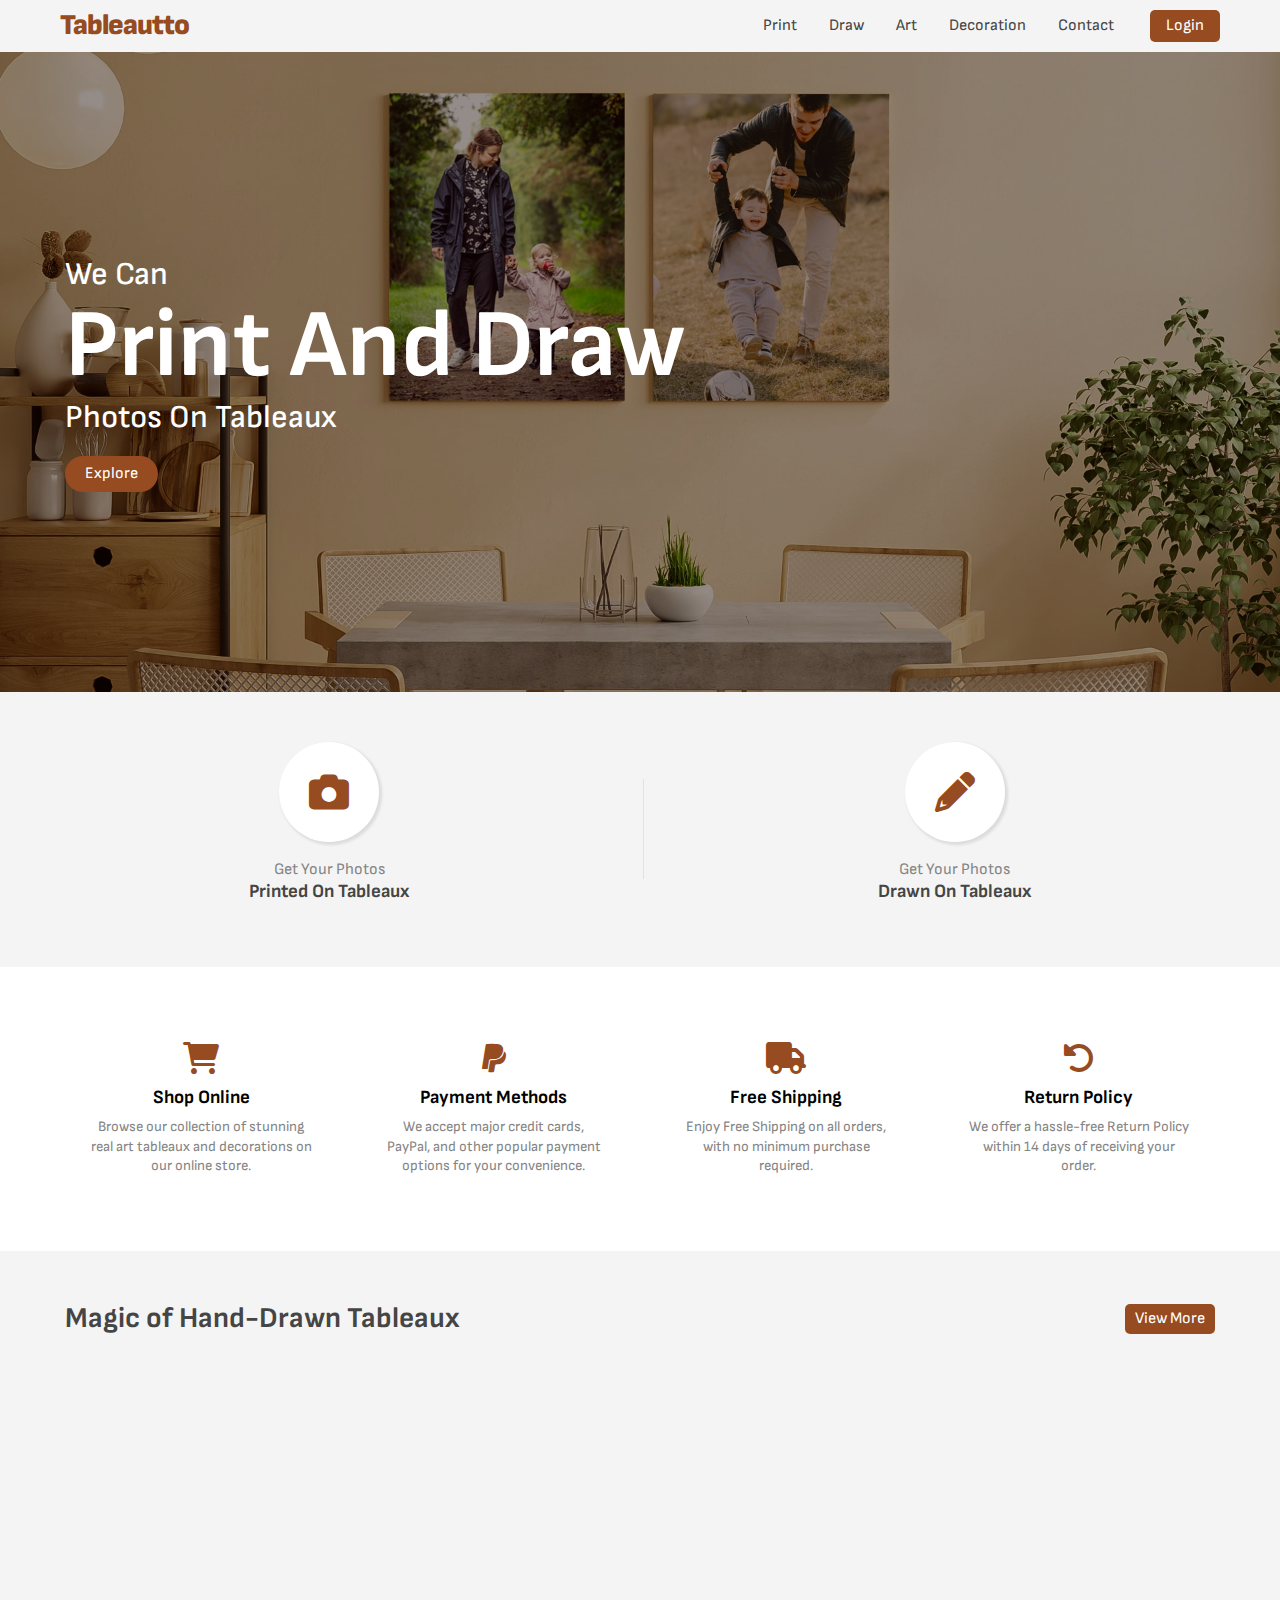
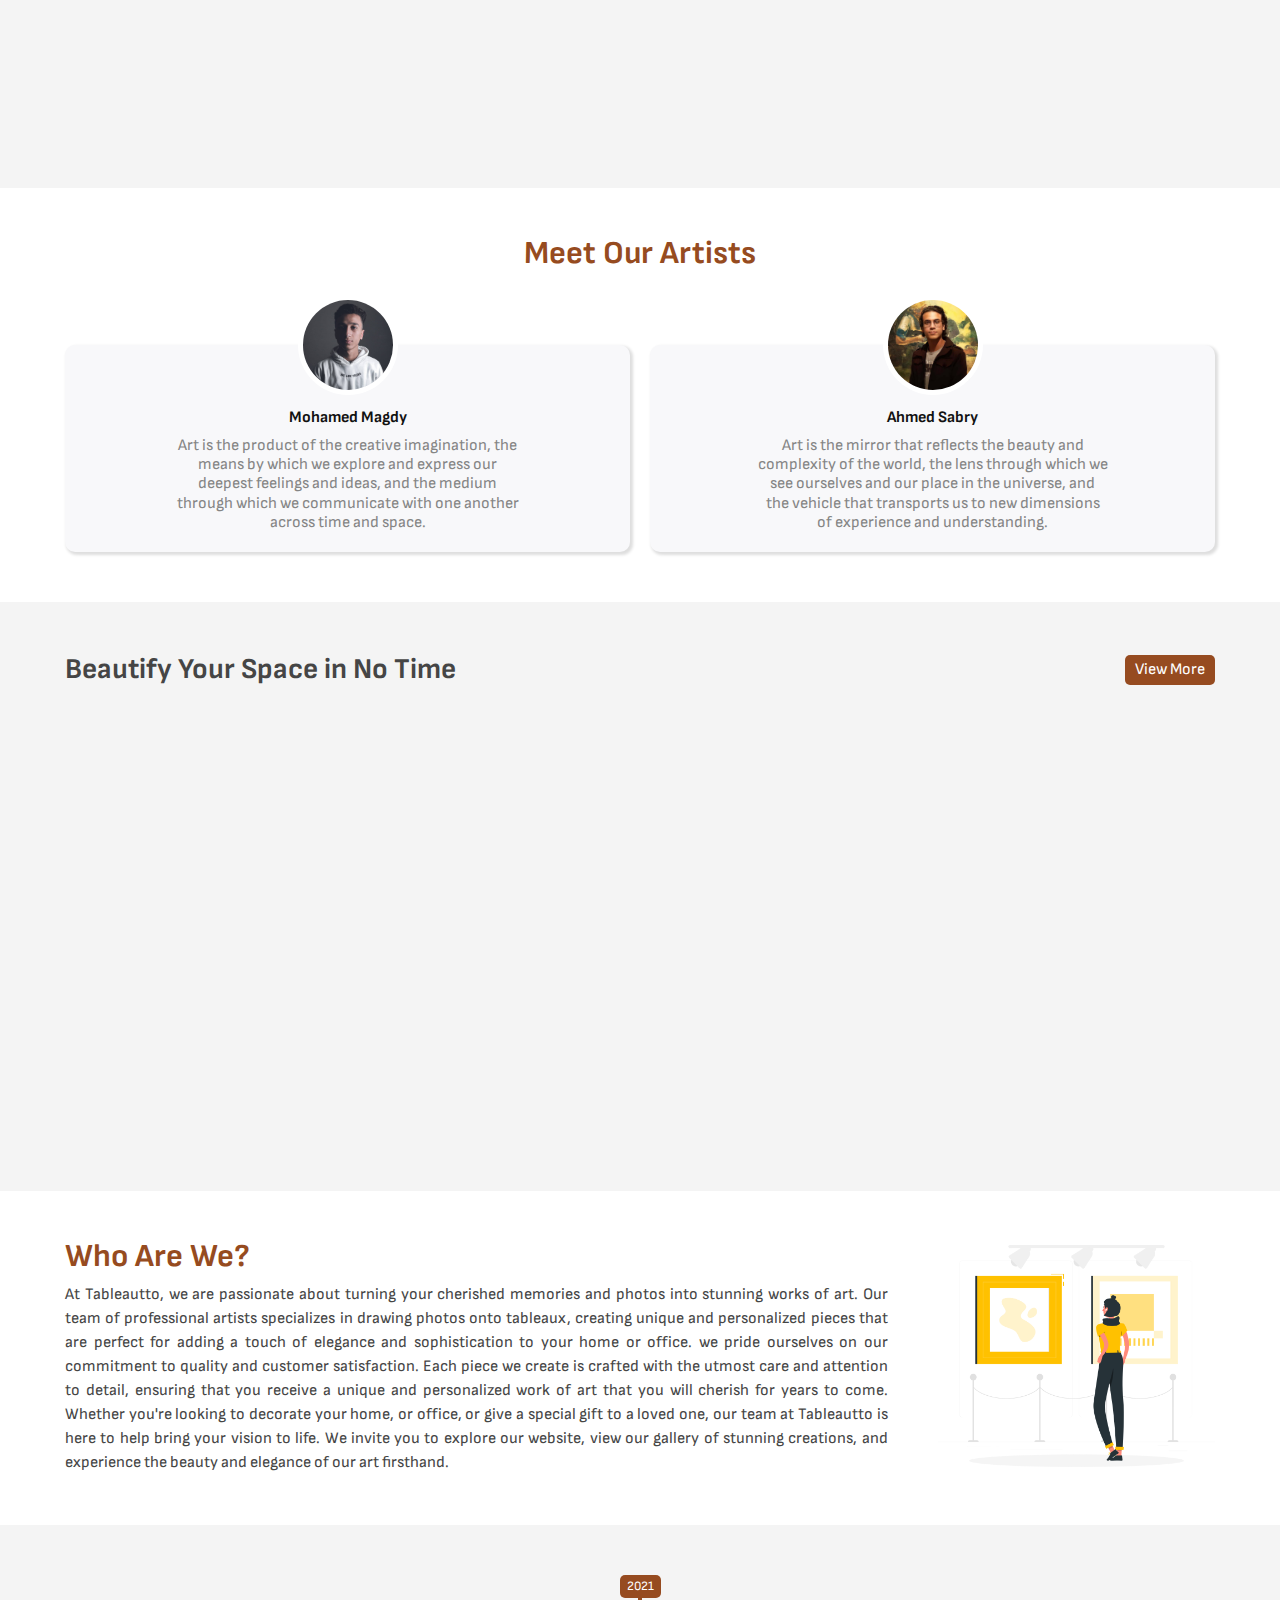
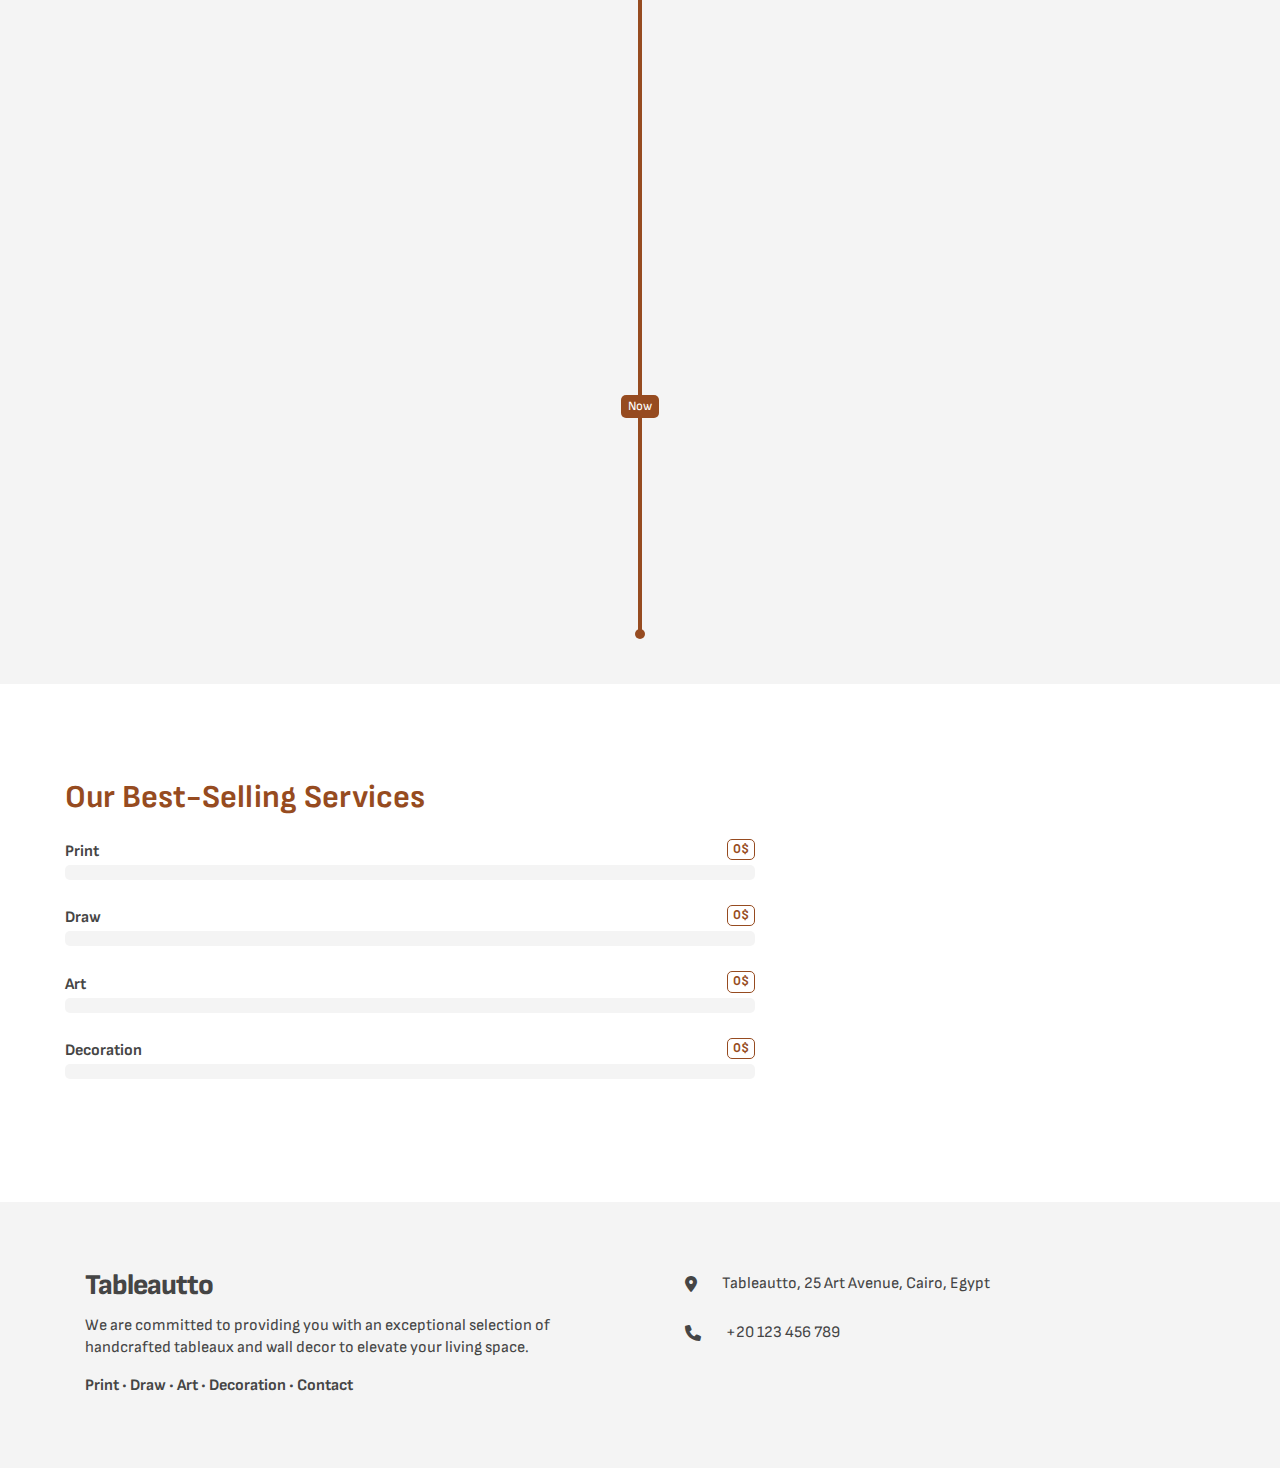
<file: index.html>
<!DOCTYPE html>
<html lang="en">
  <head>
    <meta charset="UTF-8" />
    <meta name="viewport" content="width=device-width, initial-scale=1.0" />
    <link rel="stylesheet" href="css/master.css" />
    <link rel="shortcut icon" href="imgs/icon.ico" />
    <title>Tableautto</title>
  </head>

  <body>
    <div class="loading">
      <div class="custom-loader"></div>
    </div>

    <div class="page">
      <!-- ---------- Header ---------- -->
      <header id="header">
        <div class="container">
          <a class="logo" href="index.html">Tableautto</a>
          <nav>
            <ul>
              <li><a href="print.html">Print</a></li>
              <li><a href="draw.html">Draw</a></li>
              <li><a href="art.html">Art</a></li>
              <li><a href="decoration.html">Decoration</a></li>
              <li><a href="contact.html">Contact</a></li>
            </ul>
            <a class="login" href="login.html">Login</a>
          </nav>
          <i id="toggle-menu" class="fa-solid fa-bars"></i>
        </div>
      </header>

      <!-- ---------- Landing ---------- -->
      <main class="home-landing">
        <div class="overlay"></div>
        <div class="container">
          <h1>we can<br /><strong>print and draw</strong><br />photos on tableaux</h1>
          <a href="index.html">Explore</a>
        </div>
      </main>

      <!-- ---------- Uploading Services ---------- -->
      <section class="uploading-services">
        <div class="container">
          <a href="./print.html">
            <div class="icon-holder">
              <i class="fa-solid fa-camera"></i>
            </div>
            <span>Get Your Photos</span>
            <h3>Printed On Tableaux</h3>
          </a>
          <div class="divider"></div>
          <a href="./draw.html">
            <div class="icon-holder">
              <i class="fa-solid fa-pencil"></i>
            </div>
            <span>Get Your Photos</span>
            <h3>Drawn On Tableaux</h3>
          </a>
        </div>
      </section>

      <!-- ---------- Support Info ---------- -->
      <section class="support-info">
        <div class="container">
          <div class="box">
            <i class="fa-solid fa-cart-shopping"></i>
            <h3>Shop Online</h3>
            <p>Browse our collection of stunning real art tableaux and decorations on our online store.</p>
          </div>
          <div class="box">
            <i class="fa-brands fa-paypal"></i>
            <h3>Payment Methods</h3>
            <p>We accept major credit cards, PayPal, and other popular payment options for your convenience.</p>
          </div>
          <div class="box">
            <i class="fa-solid fa-truck"></i>
            <h3>Free Shipping</h3>
            <p>Enjoy Free Shipping on all orders, with no minimum purchase required.</p>
          </div>
          <div class="box">
            <i class="fa-solid fa-rotate-left"></i>
            <h3>Return Policy</h3>
            <p>We offer a hassle-free Return Policy within 14 days of receiving your order.</p>
          </div>
        </div>
      </section>

      <!-- ---------- Art Products ---------- -->
      <section class="products home-products">
        <div class="container heading">
          <h2>Magic of Hand-Drawn Tableaux</h2>
          <a href="art.html">View More</a>
        </div>
        <div class="container">
          <div class="card">
            <div class="overlay"></div>
            <img src="imgs/art/hand3-min.jpg" />
            <h3>architecto invento</h3>
            <span>64.99$</span>
            <button>Buy Now</button>
          </div>
          <div class="card">
            <div class="overlay"></div>
            <img src="imgs/art/hand2-min.jpg" />
            <h3>amet consectetur</h3>
            <span>64.99$</span>
            <button>Buy Now</button>
          </div>
          <div class="card">
            <div class="overlay"></div>
            <img src="imgs/art/art18-min.jpg" />
            <h3>Nostrum iusto</h3>
            <span>64.99$</span>
            <button>Buy Now</button>
          </div>
          <div class="card">
            <div class="overlay"></div>
            <img src="imgs/art/hand14-min.jpg" />
            <h3>soluta earum</h3>
            <span>64.99$</span>
            <button>Buy Now</button>
          </div>
          <div class="card">
            <div class="overlay"></div>
            <img src="imgs/art/hand10-min.jpg" />
            <h3>soluta earum</h3>
            <span>64.99$</span>
            <button>Buy Now</button>
          </div>
        </div>
      </section>

      <!-- ---------- Artists ---------- -->
      <div class="artists">
        <div class="container">
          <h2>Meet Our Artists</h2>
          <div class="content">
            <div class="box">
              <img src="imgs/artists/magdy.jpg" alt="Artist" />
              <h4>Mohamed Magdy</h4>
              <p>
                Art is the product of the creative imagination, the means by which we explore and express our deepest feelings and ideas, and the
                medium through which we communicate with one another across time and space.
              </p>
            </div>
            <div class="box">
              <img src="imgs/artists/sabry.jpg" alt="Artist" />
              <h4>Ahmed Sabry</h4>
              <p>
                Art is the mirror that reflects the beauty and complexity of the world, the lens through which we see ourselves and our place in
                the universe, and the vehicle that transports us to new dimensions of experience and understanding.
              </p>
            </div>
          </div>
        </div>
      </div>

      <!-- ---------- Decoration Products ---------- -->
      <section class="products decoration home-products">
        <div class="container heading">
          <h2>Beautify Your Space in No Time</h2>
          <a href="decoration.html">View More</a>
        </div>
        <div class="container">
          <div class="card">
            <div class="overlay"></div>
            <img src="imgs/decoration/decore1.jpg" />
            <h3>Greenhouse, white, 45CM</h3>
            <p>It is ideal for small plants and herbs. Fill it with souvenirs or your tough cactus collection instead.</p>
            <span>24.99$</span>
            <button>Buy Now</button>
          </div>
          <div class="card">
            <div class="overlay"></div>
            <img src="imgs/decoration/decore2.jpg" />
            <h3>Greenhouse, black, 35CM</h3>
            <p>Provides support for your herbs and plants that enjoy climbing. Or use it to display your favourite souvenirs.</p>
            <span>24.99$</span>
            <button>Buy Now</button>
          </div>
          <div class="card">
            <div class="overlay"></div>
            <img src="imgs/decoration/decore3.jpg" />
            <h3>Poster, pine cone, 50x70CM</h3>
            <p>You can personalise your home with artwork that expresses your style.</p>
            <span>24.99$</span>
            <button>Buy Now</button>
          </div>
          <div class="card">
            <div class="overlay"></div>
            <img src="imgs/decoration/decore4.jpg" />
            <h3>Greenhouse, white, 45CM</h3>
            <p>It is ideal for small plants and herbs. Fill it with souvenirs or your tough cactus collection instead.</p>
            <span>24.99$</span>
            <button>Buy Now</button>
          </div>
        </div>
      </section>

      <!-- ---------- About Us ---------- -->
      <section class="about-us">
        <div class="container">
          <div class="text-box">
            <h2>who are we?</h2>
            <p>
              At Tableautto, we are passionate about turning your cherished memories and photos into stunning works of art. Our team of
              professional artists specializes in drawing photos onto tableaux, creating unique and personalized pieces that are perfect for
              adding a touch of elegance and sophistication to your home or office. we pride ourselves on our commitment to quality and customer
              satisfaction. Each piece we create is crafted with the utmost care and attention to detail, ensuring that you receive a unique and
              personalized work of art that you will cherish for years to come. Whether you're looking to decorate your home, or office, or give
              a special gift to a loved one, our team at Tableautto is here to help bring your vision to life. We invite you to explore our
              website, view our gallery of stunning creations, and experience the beauty and elegance of our art firsthand.
            </p>
          </div>
          <div class="img-box">
            <img src="imgs/about-us.png" alt="About Us" />
          </div>
        </div>
      </section>

      <!-- ---------- Timeline ---------- -->
      <section class="timeline">
        <div class="container">
          <div class="center-line"></div>
          <div class="year">2021</div>
          <div class="content right">
            <h3>Inception</h3>
            <p>
              Tableautto was founded in 2021 with a mission to create beautiful and unique works of art by drawing photos onto tableaux. The
              company began by offering custom art pieces to friends and family, and quickly gained a reputation for quality and craftsmanship.
              As demand for their creations grew, Tableautto expanded their offerings to include a range of real art tableaux and decorations,
              which were made available for sale online.
            </p>
          </div>
          <div class="content left">
            <h3>Growth</h3>
            <p>
              Tableautto experienced a significant growth spurt, expanding their team and operations to meet the increasing demand for their
              products. The company began to receive recognition for their works of art, winning awards and accolades in the art and design
              industry. Tableautto continued to innovate and expand their offerings, introducing new products and services that reflected the
              evolving needs and preferences of their customers.
            </p>
          </div>
          <div class="year">Now</div>
          <div class="content right">
            <h3>Today</h3>
            <p>
              Today, Tableautto is a leading provider of custom art pieces, with a reputation for quality and excellence that has earned them a
              loyal following of customers and fans. The company continues to push the boundaries of art and design, exploring new techniques and
              technologies to create unique and personalized works of art. Tableautto remains committed to their mission of transforming
              cherished memories and photos into stunning pieces of art, and to providing exceptional customer service and satisfaction with
              every order.
            </p>
          </div>
        </div>
      </section>

      <!-- ---------- Best Selling ---------- -->
      <section class="best-selling">
        <div class="container">
          <div class="text-box">
            <h2>our best-selling services</h2>
            <div class="service">
              <div class="service-name">
                Print
                <span>0$</span>
              </div>
              <div class="progress-bar">
                <div data-progress="60" class="progress-value"></div>
              </div>
            </div>
            <div class="service">
              <div class="service-name">
                Draw
                <span>0$</span>
              </div>
              <div class="progress-bar">
                <div data-progress="100" class="progress-value"></div>
              </div>
            </div>
            <div class="service">
              <div class="service-name">
                Art
                <span>0$</span>
              </div>
              <div class="progress-bar">
                <div data-progress="85" class="progress-value"></div>
              </div>
            </div>
            <div class="service">
              <div class="service-name">
                Decoration
                <span>0$</span>
              </div>
              <div class="progress-bar">
                <div data-progress="45" class="progress-value"></div>
              </div>
            </div>
          </div>
          <div class="img-box">
            <img src="imgs/analyze-cuate.png" alt="Best-Selling" />
          </div>
        </div>
      </section>

      <!-- ---------- Footer ---------- -->
      <footer>
        <div class="container">
          <div class="box basic">
            <a class="logo" href="index.html">Tableautto</a>
            <p>
              We are committed to providing you with an exceptional selection of handcrafted tableaux and wall decor to elevate your living
              space.
            </p>
            <div class="links">
              <a href="print.html">Print</a> • <a href="draw.html">Draw</a> • <a href="art.html">Art</a> •
              <a href="decoration.html">Decoration</a> •
              <a href="contact.html">Contact</a>
            </div>
          </div>
          <div class="box contact">
            <div class="address">
              <i class="fa-solid fa-location-dot"></i>
              <p>Tableautto, 25 Art Avenue, Cairo, Egypt</p>
            </div>
            <div class="phone">
              <i class="fa-solid fa-phone"></i>
              <p>+20 123 456 789</p>
            </div>
          </div>
        </div>
      </footer>
    </div>

    <script src="js/home.js"></script>
    <script src="js/global.js"></script>
  </body>
</html>
</file>
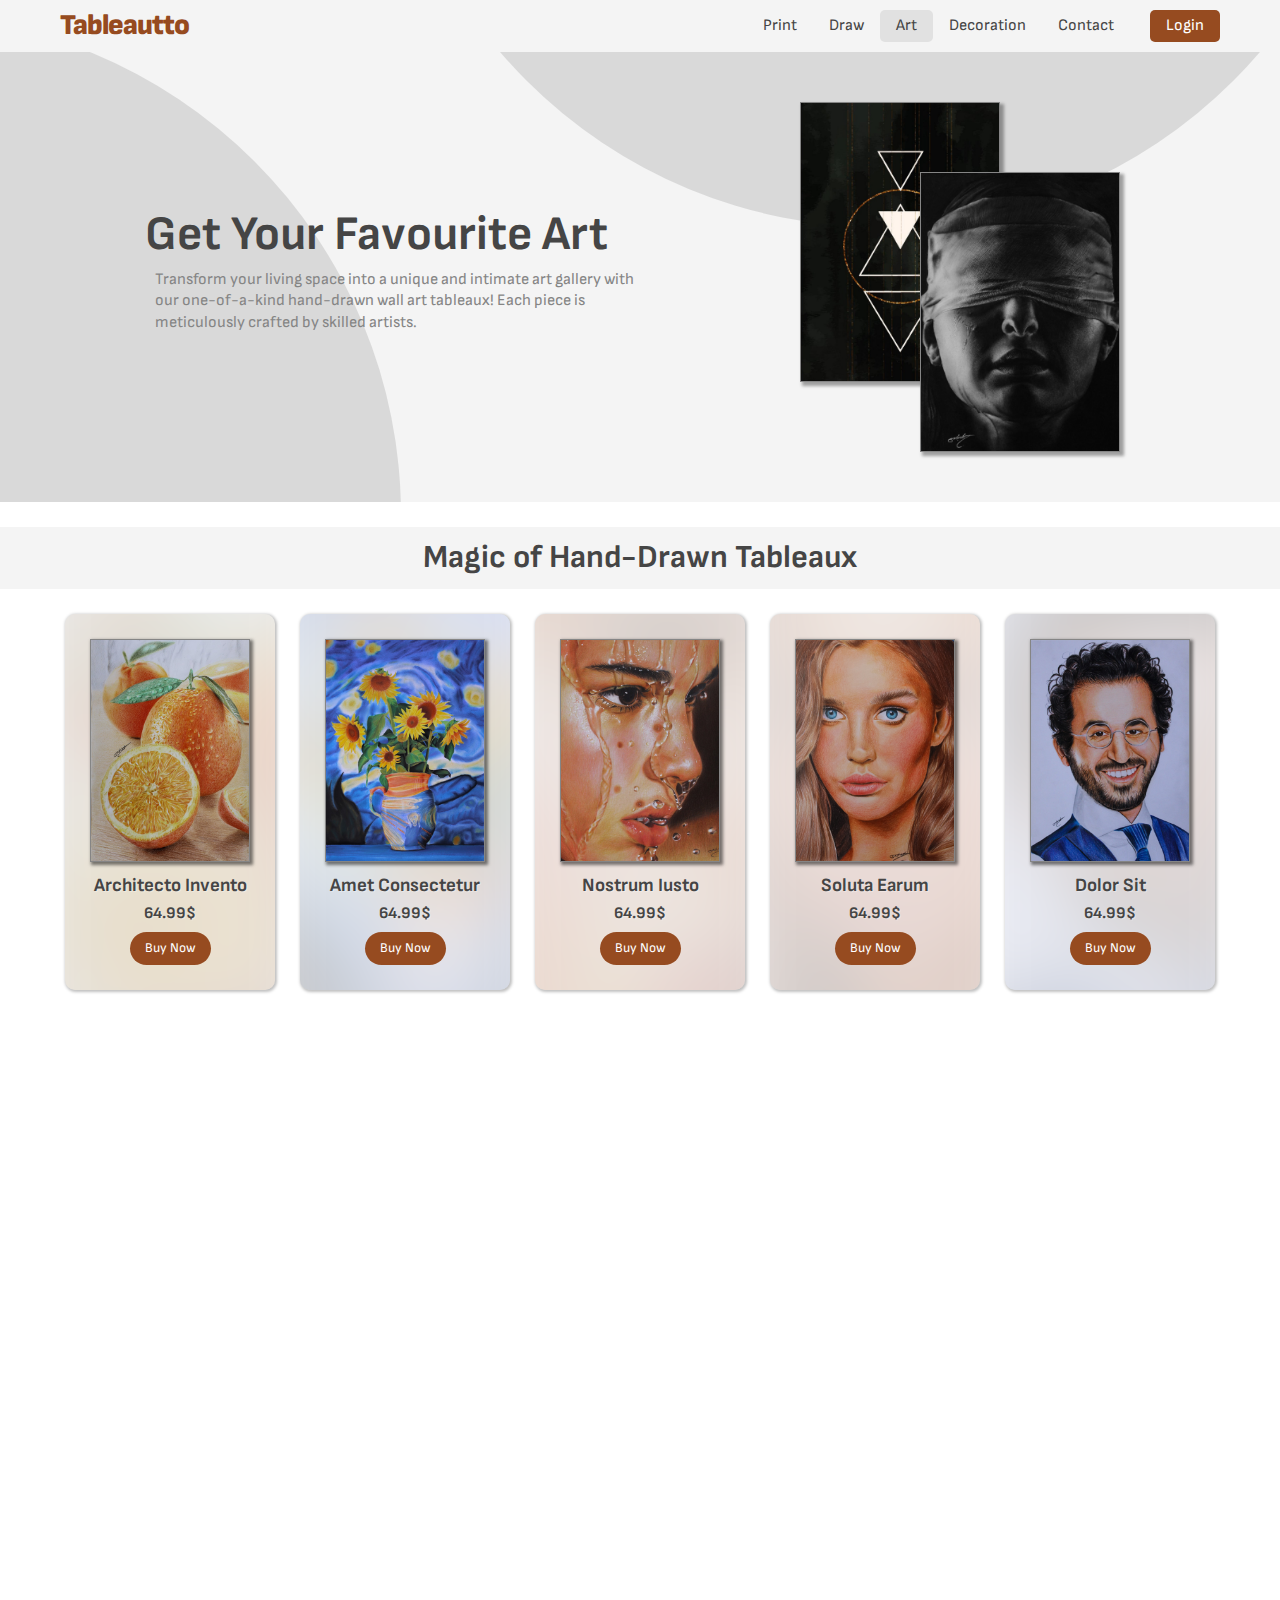
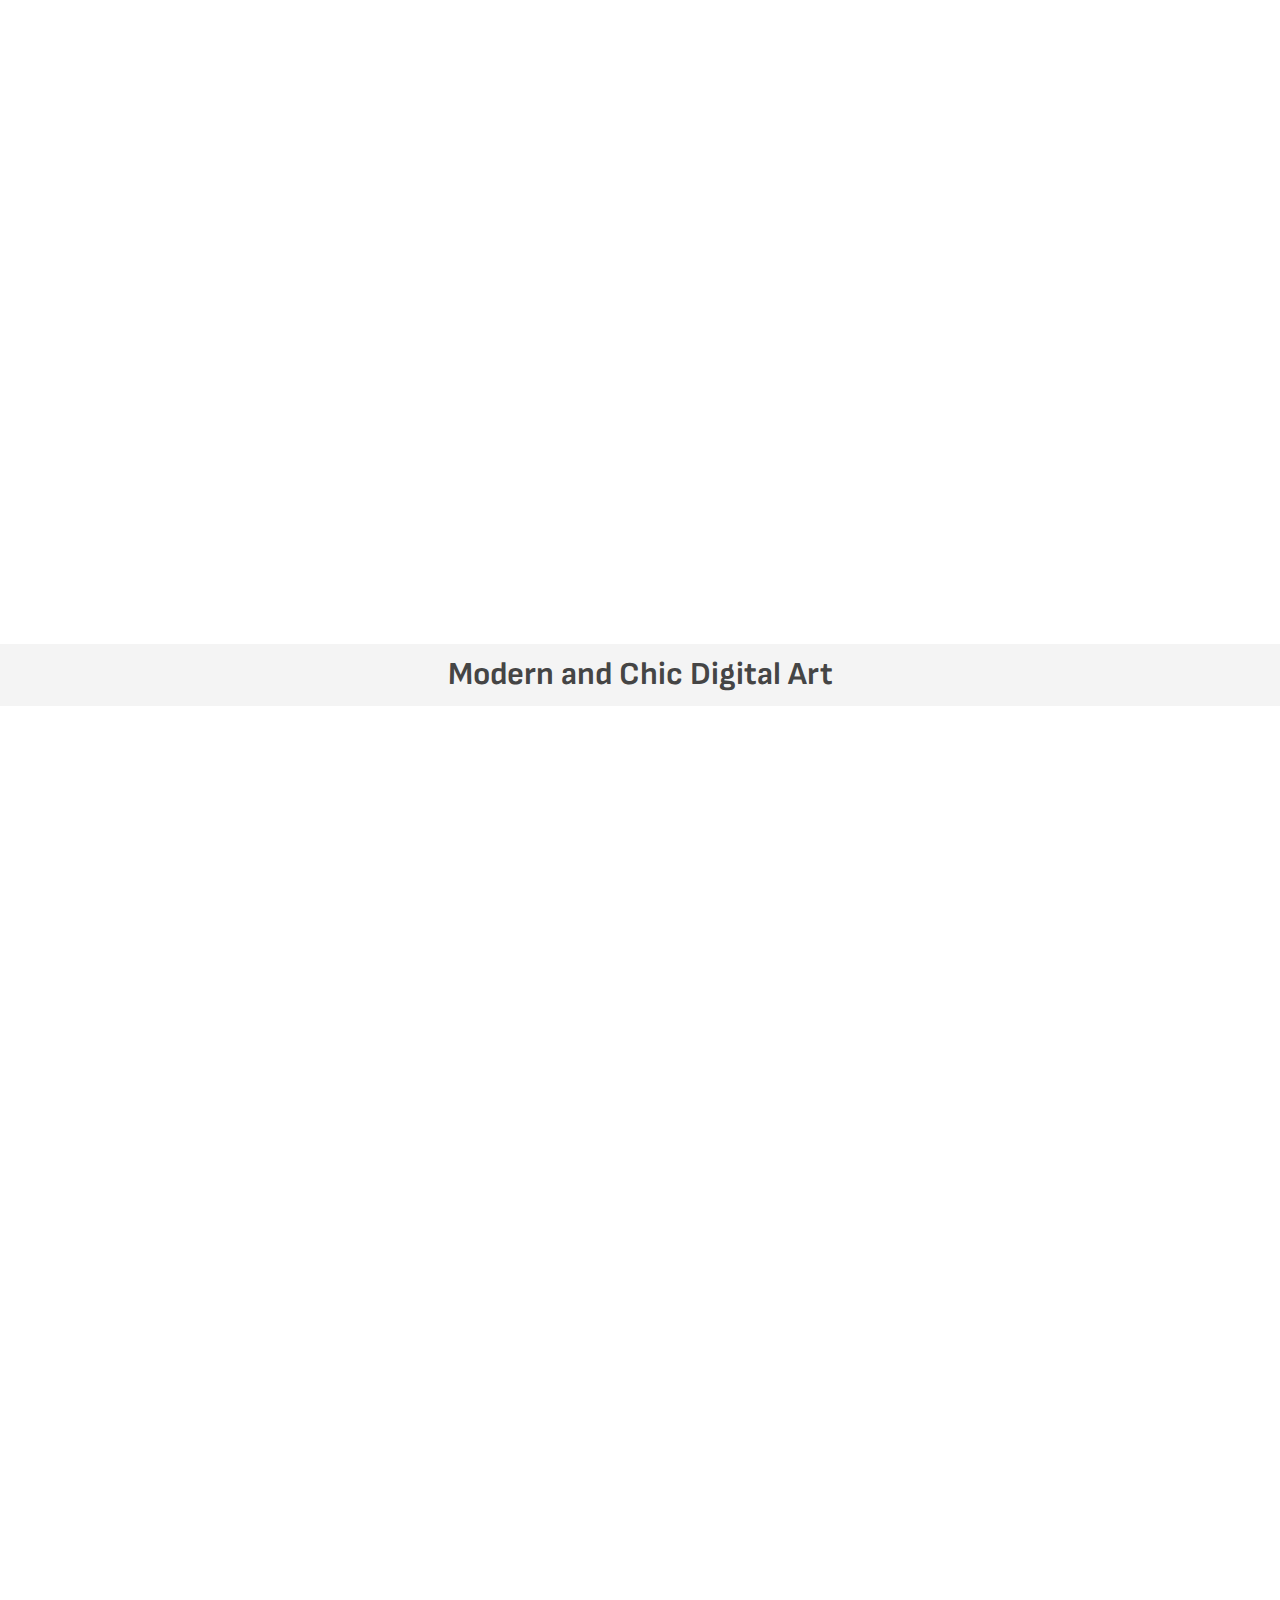
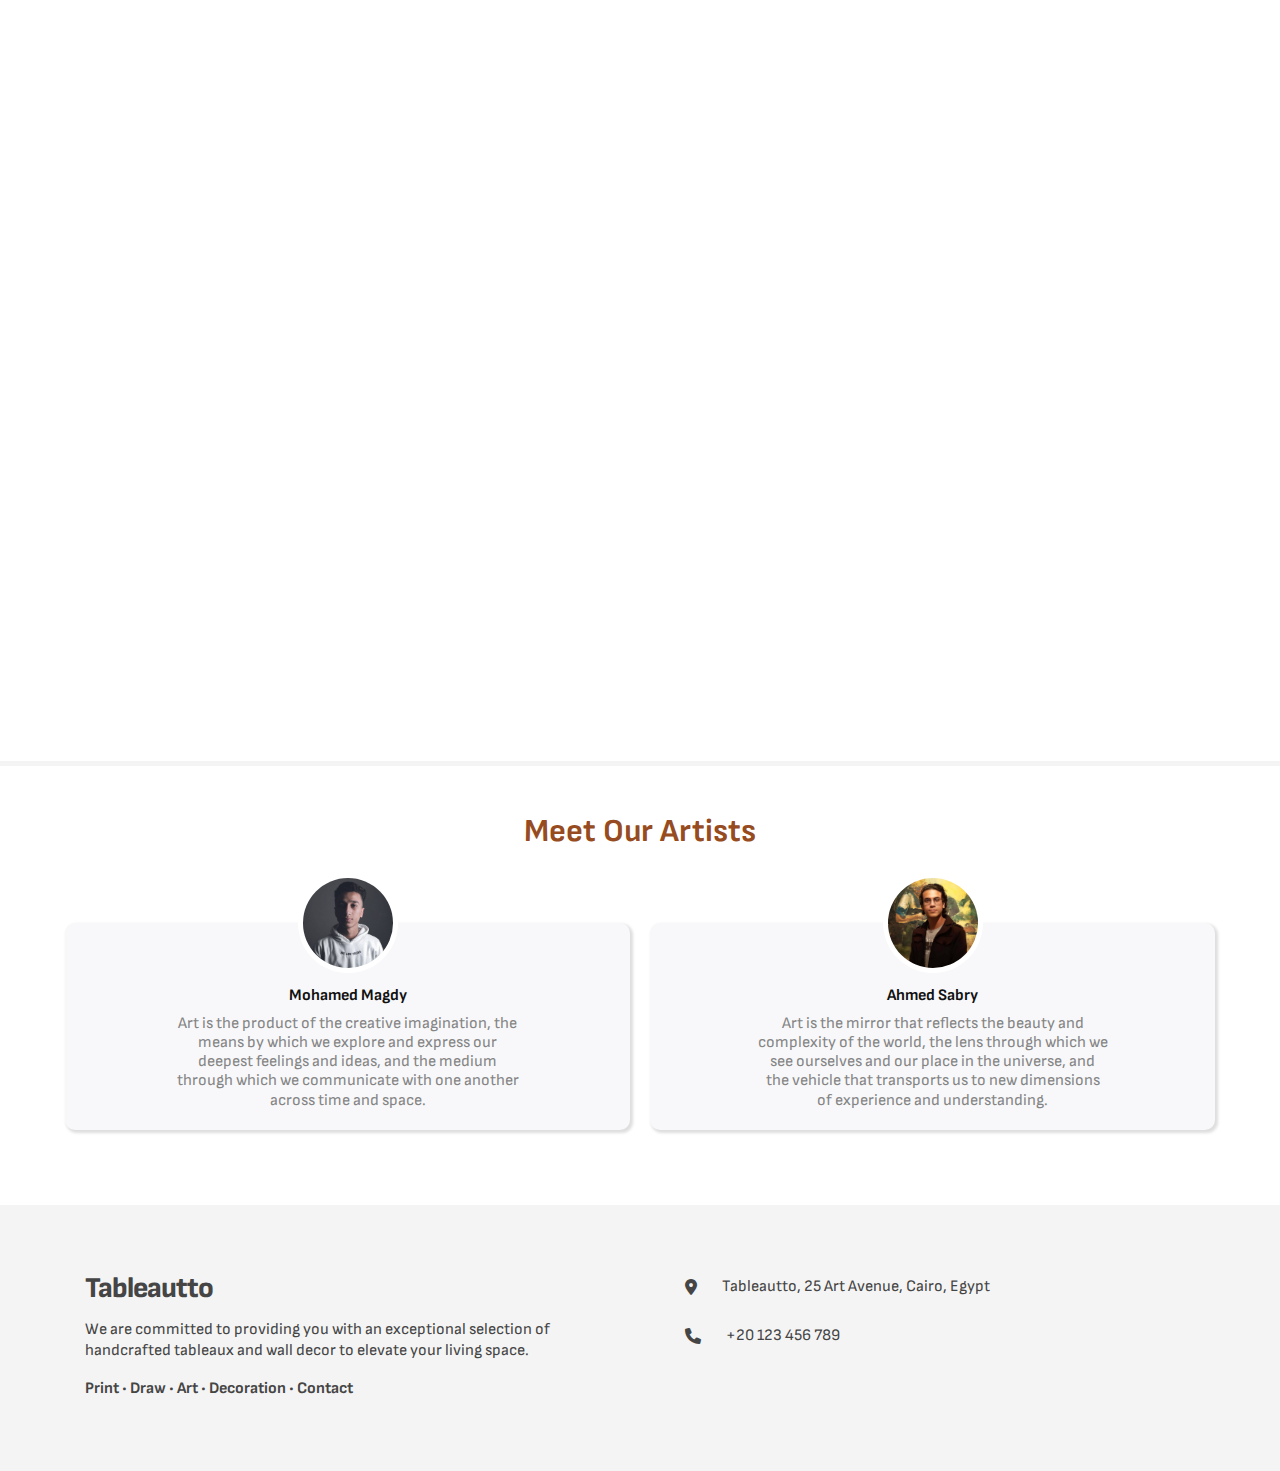
<file: art.html>
<!DOCTYPE html>
<html lang="en">
  <head>
    <meta charset="UTF-8" />
    <meta name="viewport" content="width=device-width, initial-scale=1.0" />
    <link rel="stylesheet" href="css/master.css" />
    <link rel="shortcut icon" href="imgs/icon.ico" />
    <title>Tableautto | Discover the Artistic World</title>
  </head>

  <body>
    <div class="loading">
      <div class="custom-loader"></div>
    </div>

    <div class="page">
      <!-- ---------- Header ---------- -->
      <header id="header">
        <div class="container">
          <a class="logo" href="index.html">Tableautto</a>
          <nav>
            <ul>
              <li><a href="print.html">Print</a></li>
              <li><a href="draw.html">Draw</a></li>
              <li><a href="art.html" class="active-page">Art</a></li>
              <li><a href="decoration.html">Decoration</a></li>
              <li><a href="contact.html">Contact</a></li>
            </ul>
            <a class="login" href="login.html">Login</a>
          </nav>
          <i id="toggle-menu" class="fa-solid fa-bars"></i>
        </div>
      </header>

      <!-- ---------- Landing ---------- -->
      <main class="products-landing">
        <div class="container">
          <div class="text-box">
            <h1>Get your favourite art</h1>
            <p>
              Transform your living space into a unique and intimate art gallery with our one-of-a-kind hand-drawn wall art tableaux! Each piece
              is meticulously crafted by skilled artists.
            </p>
          </div>
          <div class="img-box">
            <img src="imgs/art/art18-min.jpg" />
            <img src="imgs/art/hand14-min.jpg" />
          </div>
        </div>
      </main>

      <!-- ---------- Products ---------- -->
      <section class="products">
        <h2>Magic of Hand-Drawn Tableaux</h2>
        <div class="container">
          <div class="card">
            <div class="overlay"></div>
            <img src="imgs/art/hand1-min.jpg" />
            <h3>architecto invento</h3>
            <span>64.99$</span>
            <button>Buy Now</button>
          </div>
          <div class="card">
            <div class="overlay"></div>
            <img src="imgs/art/hand2-min.jpg" />
            <h3>amet consectetur</h3>
            <span>64.99$</span>
            <button>Buy Now</button>
          </div>
          <div class="card">
            <div class="overlay"></div>
            <img src="imgs/art/hand3-min.jpg" />
            <h3>Nostrum iusto</h3>
            <span>64.99$</span>
            <button>Buy Now</button>
          </div>
          <div class="card">
            <div class="overlay"></div>
            <img src="imgs/art/hand4-min.jpg" />
            <h3>soluta earum</h3>
            <span>64.99$</span>
            <button>Buy Now</button>
          </div>
          <div class="card">
            <div class="overlay"></div>
            <img src="imgs/art/hand5-min.jpg" />
            <h3>dolor sit</h3>
            <span>64.99$</span>
            <button>Buy Now</button>
          </div>
          <div class="card">
            <div class="overlay"></div>
            <img src="imgs/art/hand6-min.jpg" />
            <h3>vitae pariatur</h3>
            <span>64.99$</span>
            <button>Buy Now</button>
          </div>
          <div class="card">
            <div class="overlay"></div>
            <img src="imgs/art/hand7-min.jpg" />
            <h3>aspernatur sed</h3>
            <span>64.99$</span>
            <button>Buy Now</button>
          </div>
          <div class="card">
            <div class="overlay"></div>
            <img src="imgs/art/hand8-min.jpg" />
            <h3>ipsum dolor</h3>
            <span>64.99$</span>
            <button>Buy Now</button>
          </div>
          <div class="card">
            <div class="overlay"></div>
            <img src="imgs/art/hand9-min.jpg" />
            <h3>dipisicing elit</h3>
            <span>64.99$</span>
            <button>Buy Now</button>
          </div>
          <div class="card">
            <div class="overlay"></div>
            <img src="imgs/art/hand10-min.jpg" />
            <h3>laborum est</h3>
            <span>64.99$</span>
            <button>Buy Now</button>
          </div>
          <div class="card">
            <div class="overlay"></div>
            <img src="imgs/art/hand11-min.jpg" />
            <h3>praesentium porro</h3>
            <span>64.99$</span>
            <button>Buy Now</button>
          </div>
          <div class="card">
            <div class="overlay"></div>
            <img src="imgs/art/hand12-min.jpg" />
            <h3>tempore magnam</h3>
            <span>64.99$</span>
            <button>Buy Now</button>
          </div>
          <div class="card">
            <div class="overlay"></div>
            <img src="imgs/art/hand13-min.jpg" />
            <h3>dipisicing elit</h3>
            <span>64.99$</span>
            <button>Buy Now</button>
          </div>
          <div class="card">
            <div class="overlay"></div>
            <img src="imgs/art/hand14-min.jpg" />
            <h3>laborum est</h3>
            <span>64.99$</span>
            <button>Buy Now</button>
          </div>
          <div class="card">
            <div class="overlay"></div>
            <img src="imgs/art/hand15-min.jpg" />
            <h3>praesentium porro</h3>
            <span>64.99$</span>
            <button>Buy Now</button>
          </div>
          <div class="card">
            <div class="overlay"></div>
            <img src="imgs/art/hand16-min.jpg" />
            <h3>laborum est</h3>
            <span>64.99$</span>
            <button>Buy Now</button>
          </div>
          <div class="card">
            <div class="overlay"></div>
            <img src="imgs/art/hand17-min.jpg" />
            <h3>praesentium porro</h3>
            <span>64.99$</span>
            <button>Buy Now</button>
          </div>
          <div class="card">
            <div class="overlay"></div>
            <img src="imgs/art/hand18-min.jpg" />
            <h3>tempore magnam</h3>
            <span>64.99$</span>
            <button>Buy Now</button>
          </div>
        </div>
      </section>

      <!-- ---------- Products ---------- -->
      <section class="products">
        <h2>Modern and Chic Digital Art</h2>
        <div class="container">
          <div class="card">
            <div class="overlay"></div>
            <img src="imgs/art/art1-min.jpg" />
            <h3>architecto invento</h3>
            <span>64.99$</span>
            <button>Buy Now</button>
          </div>
          <div class="card">
            <div class="overlay"></div>
            <img src="imgs/art/art2-min.jpg" />
            <h3>amet consectetur</h3>
            <span>64.99$</span>
            <button>Buy Now</button>
          </div>
          <div class="card">
            <div class="overlay"></div>
            <img src="imgs/art/art3-min.jpg" />
            <h3>Nostrum iusto</h3>
            <span>64.99$</span>
            <button>Buy Now</button>
          </div>
          <div class="card">
            <div class="overlay"></div>
            <img src="imgs/art/art4-min.jpg" />
            <h3>soluta earum</h3>
            <span>64.99$</span>
            <button>Buy Now</button>
          </div>
          <div class="card">
            <div class="overlay"></div>
            <img src="imgs/art/art5-min.jpg" />
            <h3>dolor sit</h3>
            <span>64.99$</span>
            <button>Buy Now</button>
          </div>
          <div class="card">
            <div class="overlay"></div>
            <img src="imgs/art/art6-min.jpg" />
            <h3>vitae pariatur</h3>
            <span>64.99$</span>
            <button>Buy Now</button>
          </div>
          <div class="card">
            <div class="overlay"></div>
            <img src="imgs/art/art7-min.jpg" />
            <h3>aspernatur sed</h3>
            <span>64.99$</span>
            <button>Buy Now</button>
          </div>
          <div class="card">
            <div class="overlay"></div>
            <img src="imgs/art/art8-min.jpg" />
            <h3>ipsum dolor</h3>
            <span>64.99$</span>
            <button>Buy Now</button>
          </div>
          <div class="card">
            <div class="overlay"></div>
            <img src="imgs/art/art9-min.jpg" />
            <h3>dipisicing elit</h3>
            <span>64.99$</span>
            <button>Buy Now</button>
          </div>
          <div class="card">
            <div class="overlay"></div>
            <img src="imgs/art/art10-min.jpg" />
            <h3>laborum est</h3>
            <span>64.99$</span>
            <button>Buy Now</button>
          </div>
          <div class="card">
            <div class="overlay"></div>
            <img src="imgs/art/art11-min.jpg" />
            <h3>praesentium porro</h3>
            <span>64.99$</span>
            <button>Buy Now</button>
          </div>
          <div class="card">
            <div class="overlay"></div>
            <img src="imgs/art/art12-min.jpg" />
            <h3>tempore magnam</h3>
            <span>64.99$</span>
            <button>Buy Now</button>
          </div>
          <div class="card">
            <div class="overlay"></div>
            <img src="imgs/art/art13-min.jpg" />
            <h3>dipisicing elit</h3>
            <span>64.99$</span>
            <button>Buy Now</button>
          </div>
          <div class="card">
            <div class="overlay"></div>
            <img src="imgs/art/art14-min.jpg" />
            <h3>laborum est</h3>
            <span>64.99$</span>
            <button>Buy Now</button>
          </div>
          <div class="card">
            <div class="overlay"></div>
            <img src="imgs/art/art15-min.jpg" />
            <h3>praesentium porro</h3>
            <span>64.99$</span>
            <button>Buy Now</button>
          </div>
          <div class="card">
            <div class="overlay"></div>
            <img src="imgs/art/art16-min.jpg" />
            <h3>tempore magnam</h3>
            <span>64.99$</span>
            <button>Buy Now</button>
          </div>
          <div class="card">
            <div class="overlay"></div>
            <img src="imgs/art/art17-min.jpg" />
            <h3>dipisicing elit</h3>
            <span>64.99$</span>
            <button>Buy Now</button>
          </div>
          <div class="card">
            <div class="overlay"></div>
            <img src="imgs/art/art1-min.jpg" />
            <h3>laborum est</h3>
            <span>64.99$</span>
            <button>Buy Now</button>
          </div>
          <div class="card">
            <div class="overlay"></div>
            <img src="imgs/art/art1-min.jpg" />
            <h3>praesentium porro</h3>
            <span>64.99$</span>
            <button>Buy Now</button>
          </div>
          <div class="card">
            <div class="overlay"></div>
            <img src="imgs/art/art20-min.jpg" />
            <h3>tempore magnam</h3>
            <span>64.99$</span>
            <button>Buy Now</button>
          </div>
        </div>
      </section>

      <!-- ---------- Artists ---------- -->
      <div class="artists" style="border-top: 5px solid var(--light1-gray); margin-top: 25px">
        <div class="container">
          <h2>Meet Our Artists</h2>
          <div class="content">
            <div class="box">
              <img src="imgs/artists/magdy.jpg" alt="Artist" />
              <h4>Mohamed Magdy</h4>
              <p>
                Art is the product of the creative imagination, the means by which we explore and express our deepest feelings and ideas, and the
                medium through which we communicate with one another across time and space.
              </p>
            </div>
            <div class="box">
              <img src="imgs/artists/sabry.jpg" alt="Artist" />
              <h4>Ahmed Sabry</h4>
              <p>
                Art is the mirror that reflects the beauty and complexity of the world, the lens through which we see ourselves and our place in
                the universe, and the vehicle that transports us to new dimensions of experience and understanding.
              </p>
            </div>
          </div>
        </div>
      </div>

      <!-- ---------- Footer ---------- -->
      <footer>
        <div class="container">
          <div class="box basic">
            <a class="logo" href="index.html">Tableautto</a>
            <p>
              We are committed to providing you with an exceptional selection of handcrafted tableaux and wall decor to elevate your living
              space.
            </p>
            <div class="links">
              <a href="print.html">Print</a> • <a href="draw.html">Draw</a> • <a href="art.html">Art</a> •
              <a href="decoration.html">Decoration</a> •
              <a href="contact.html">Contact</a>
            </div>
          </div>
          <div class="box contact">
            <div class="address">
              <i class="fa-solid fa-location-dot"></i>
              <p>Tableautto, 25 Art Avenue, Cairo, Egypt</p>
            </div>
            <div class="phone">
              <i class="fa-solid fa-phone"></i>
              <p>+20 123 456 789</p>
            </div>
          </div>
        </div>
      </footer>
    </div>
    <script src="js/artProducts.js"></script>
    <script src="js/global.js"></script>
  </body>
</html>
</file>
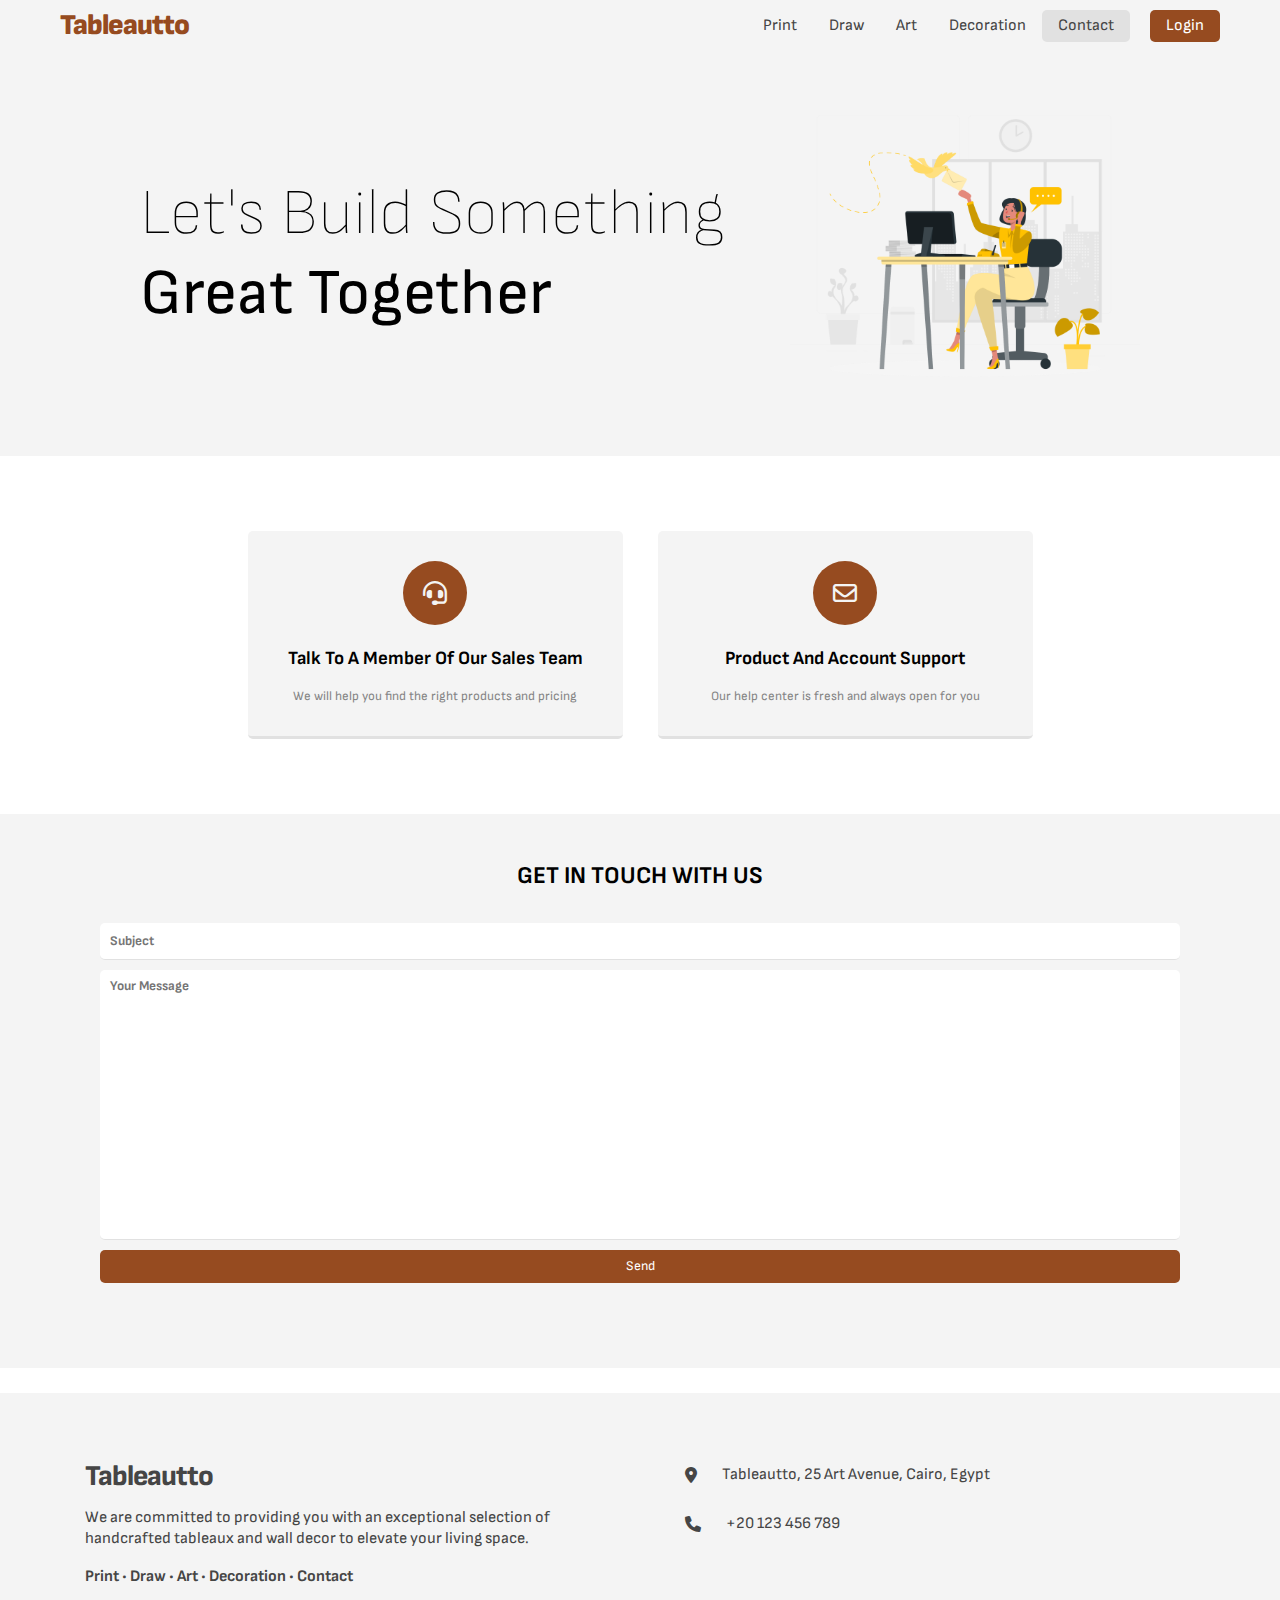
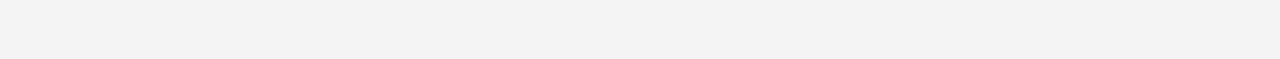
<file: contact.html>
<!DOCTYPE html>
<html lang="en">
  <head>
    <meta charset="UTF-8" />
    <meta name="viewport" content="width=device-width, initial-scale=1.0" />
    <link rel="stylesheet" href="css/master.css" />
    <link rel="shortcut icon" href="imgs/icon.ico" />
    <title>Tableautto | Get in Touch with Us</title>
  </head>

  <body>
    <div class="loading">
      <div class="custom-loader"></div>
    </div>

    <div class="page">
      <!-- ---------- Header ---------- -->
      <header id="header">
        <div class="container">
          <a class="logo" href="index.html">Tableautto</a>
          <nav>
            <ul>
              <li><a href="print.html">Print</a></li>
              <li><a href="draw.html">Draw</a></li>
              <li><a href="art.html">Art</a></li>
              <li><a href="decoration.html">Decoration</a></li>
              <li><a href="contact.html" class="active-page">Contact</a></li>
            </ul>
            <a class="login" href="login.html">Login</a>
          </nav>
          <i id="toggle-menu" class="fa-solid fa-bars"></i>
        </div>
      </header>

      <!-- ---------- landing ---------- -->
      <main class="contact-landing">
        <div class="container">
          <h2>Let's build something<br /><b>great together</b></h2>
          <div class="img-box">
            <img src="imgs/contact-us.png" />
          </div>
        </div>
      </main>

      <!-- ---------- Cards ---------- -->
      <section class="cards">
        <div class="container">
          <div class="card">
            <i class="fa-solid fa-headset"></i>
            <h3>Talk to a member of our sales team</h3>
            <p>We will help you find the right products and pricing</p>
          </div>
          <div class="card">
            <i class="fa-regular fa-envelope"></i>
            <h3>Product and account support</h3>
            <p>Our help center is fresh and always open for you</p>
          </div>
        </div>
      </section>

      <!-- ---------- Contact Form ---------- -->
      <section class="contact">
        <h2>Get in touch with us</h2>
        <div class="container">
          <form action="#">
            <input type="text" placeholder="Subject" />
            <textarea placeholder="Your Message"></textarea>
            <input type="button" class="submit" value="Send" />
          </form>
        </div>
      </section>

      <!-- ---------- Footer ---------- -->
      <footer>
        <div class="container">
          <div class="box basic">
            <a class="logo" href="index.html">Tableautto</a>
            <p>
              We are committed to providing you with an exceptional selection of handcrafted tableaux and wall decor to elevate your living
              space.
            </p>
            <div class="links">
              <a href="print.html">Print</a> • <a href="draw.html">Draw</a> • <a href="art.html">Art</a> •
              <a href="decoration.html">Decoration</a> •
              <a href="contact.html">Contact</a>
            </div>
          </div>
          <div class="box contact">
            <div class="address">
              <i class="fa-solid fa-location-dot"></i>
              <p>Tableautto, 25 Art Avenue, Cairo, Egypt</p>
            </div>
            <div class="phone">
              <i class="fa-solid fa-phone"></i>
              <p>+20 123 456 789</p>
            </div>
          </div>
        </div>
      </footer>
    </div>
    <script src="js/global.js"></script>
    <script src="js/contact.js"></script>
  </body>
</html>
</file>
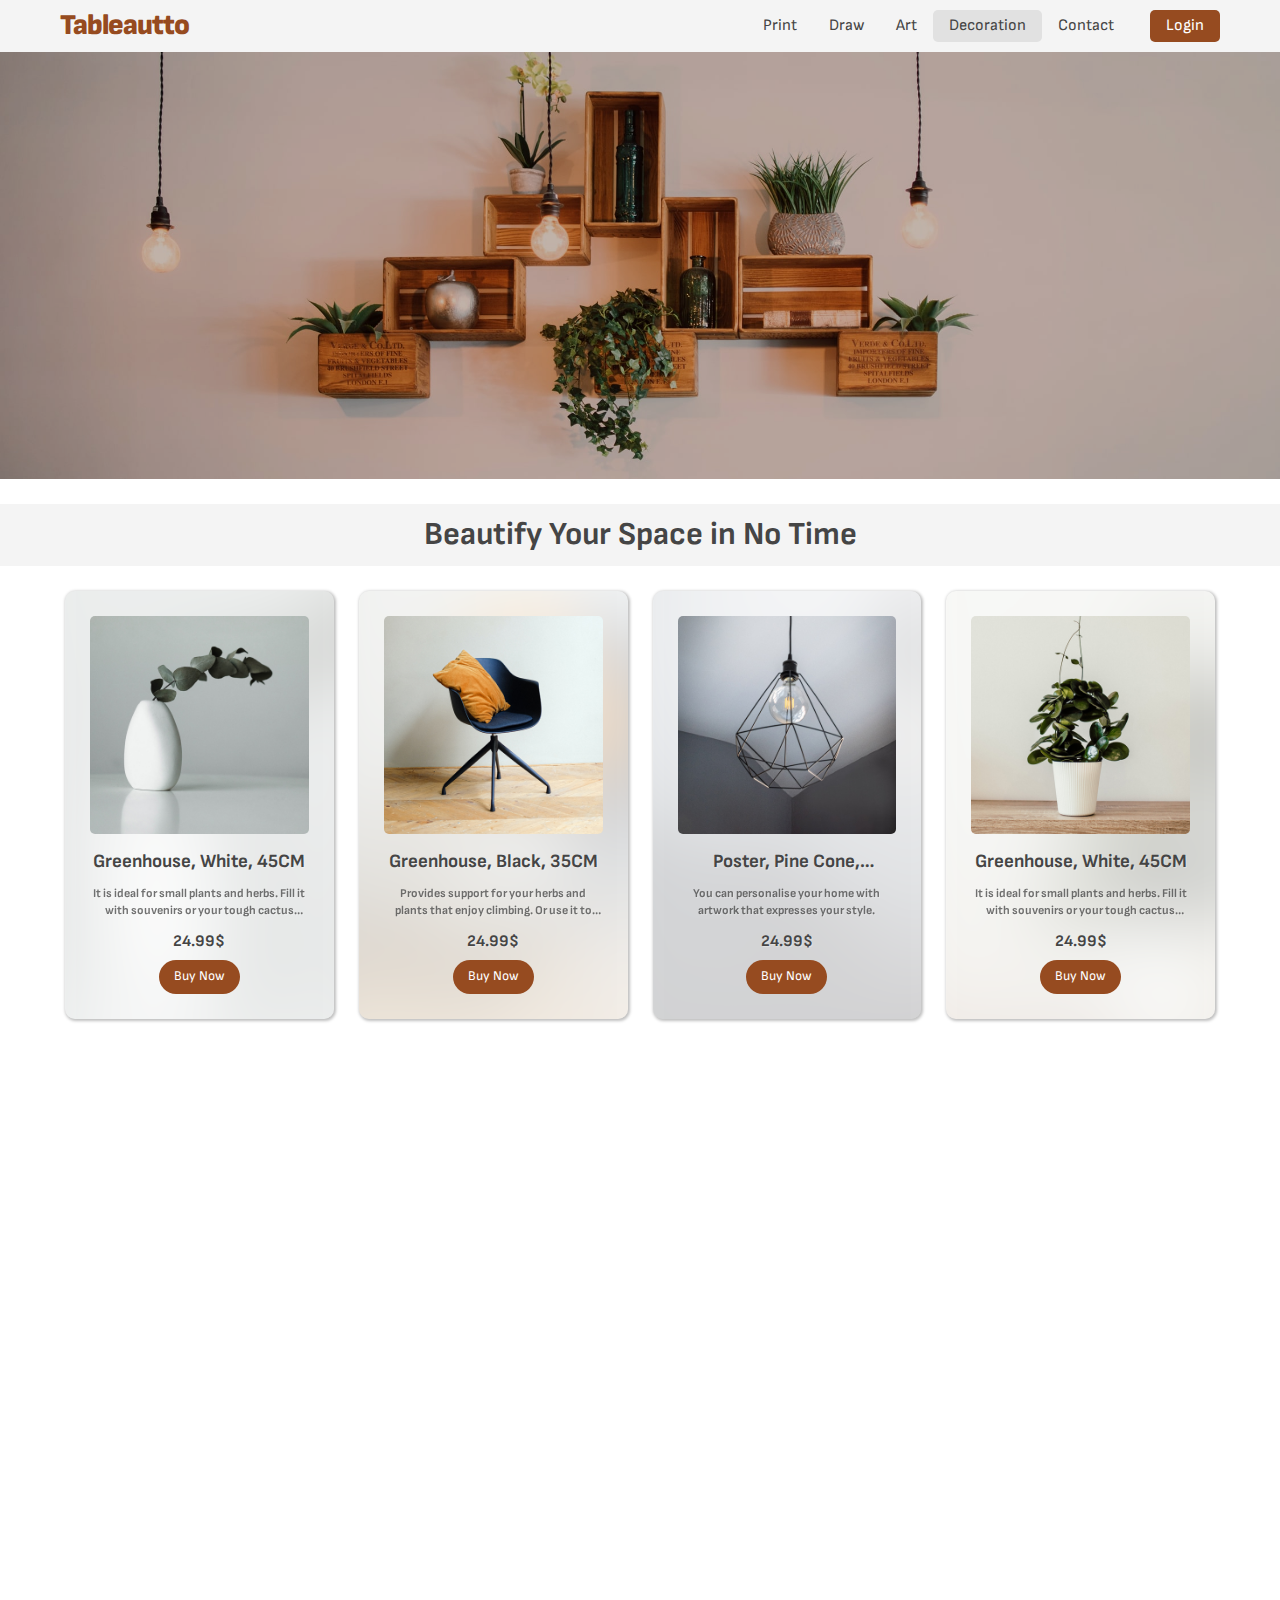
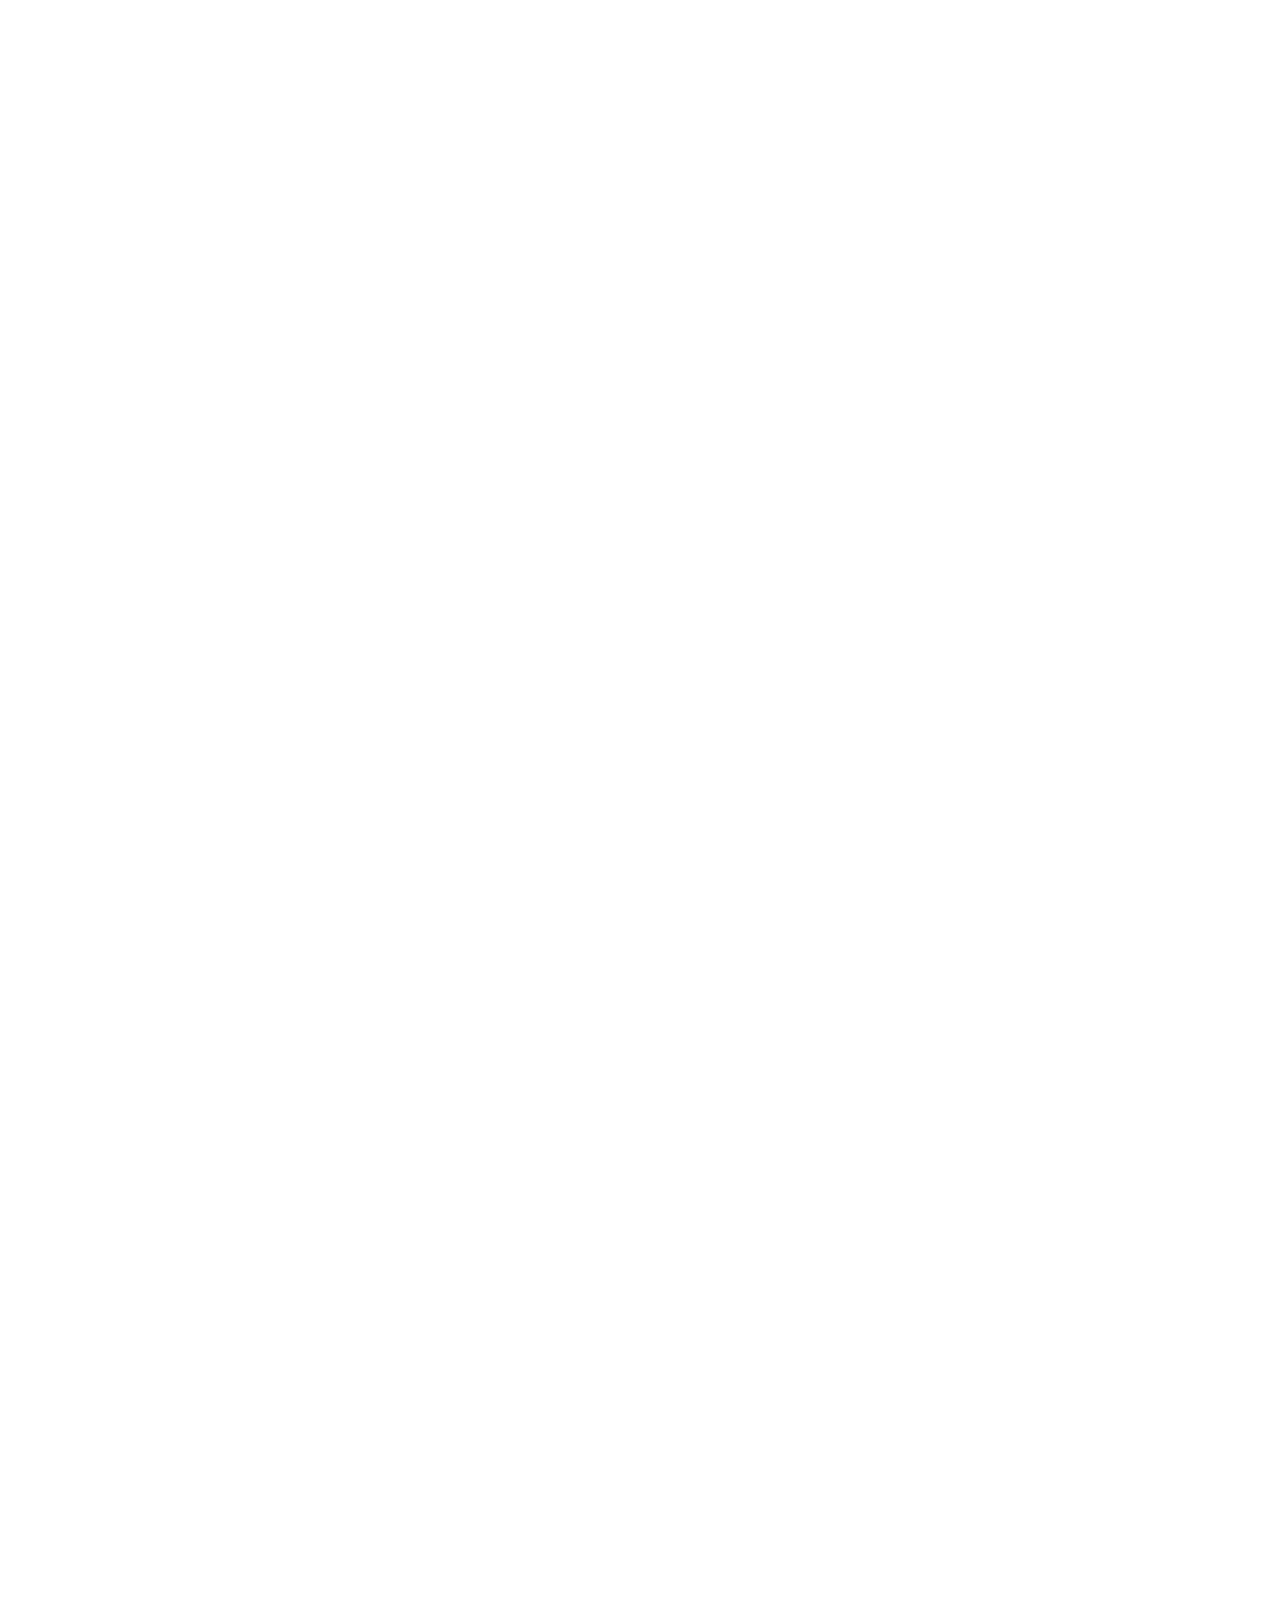
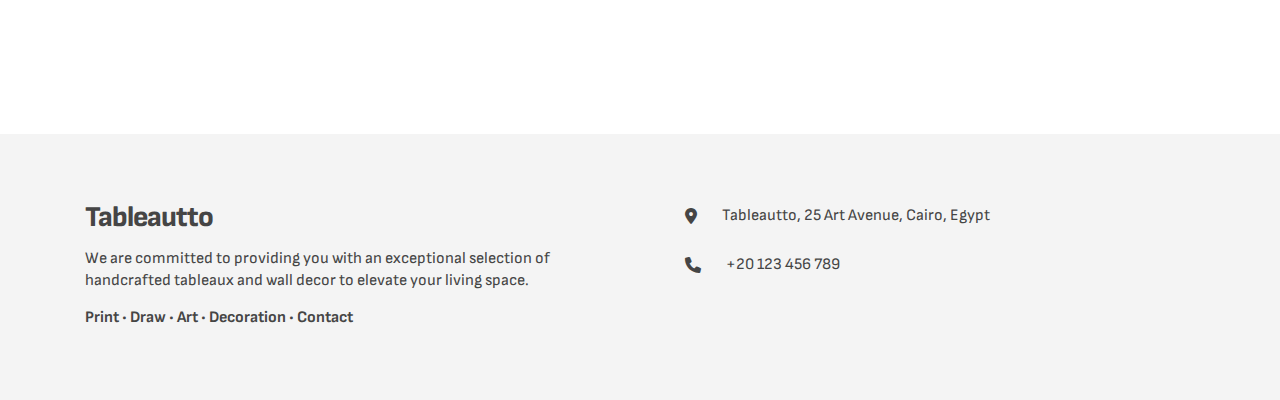
<file: decoration.html>
<!DOCTYPE html>
<html lang="en">
  <head>
    <meta charset="UTF-8" />
    <meta name="viewport" content="width=device-width, initial-scale=1.0" />
    <link rel="stylesheet" href="css/master.css" />
    <link rel="shortcut icon" href="imgs/icon.ico" />
    <title>Tableautto | Discover the Artistic World</title>
  </head>

  <body>
    <div class="loading">
      <div class="custom-loader"></div>
    </div>

    <div class="page">
      <!-- ---------- Header ---------- -->
      <header id="header">
        <div class="container">
          <a class="logo" href="index.html">Tableautto</a>
          <nav>
            <ul>
              <li><a href="print.html">Print</a></li>
              <li><a href="draw.html">Draw</a></li>
              <li><a href="art.html">Art</a></li>
              <li><a href="decoration.html" class="active-page">Decoration</a></li>
              <li><a href="contact.html">Contact</a></li>
            </ul>
            <a class="login" href="login.html">Login</a>
          </nav>
          <i id="toggle-menu" class="fa-solid fa-bars"></i>
        </div>
      </header>

      <!-- ---------- Landing ---------- -->
      <main class="home-landing decoration-landing">
        <div class="overlay"></div>
      </main>

      <!-- ---------- Products ---------- -->
      <section class="products decoration">
        <h2>Beautify Your Space in No Time</h2>
        <div class="container">
          <div class="card">
            <div class="overlay"></div>
            <img src="imgs/decoration/decore1.jpg" />
            <h3>Greenhouse, white, 45CM</h3>
            <p>It is ideal for small plants and herbs. Fill it with souvenirs or your tough cactus collection instead.</p>
            <span>24.99$</span>
            <button>Buy Now</button>
          </div>
          <div class="card">
            <div class="overlay"></div>
            <img src="imgs/decoration/decore2.jpg" />
            <h3>Greenhouse, black, 35CM</h3>
            <p>Provides support for your herbs and plants that enjoy climbing. Or use it to display your favourite souvenirs.</p>
            <span>24.99$</span>
            <button>Buy Now</button>
          </div>
          <div class="card">
            <div class="overlay"></div>
            <img src="imgs/decoration/decore3.jpg" />
            <h3>Poster, pine cone, 50x70CM</h3>
            <p>You can personalise your home with artwork that expresses your style.</p>
            <span>24.99$</span>
            <button>Buy Now</button>
          </div>
          <div class="card">
            <div class="overlay"></div>
            <img src="imgs/decoration/decore4.jpg" />
            <h3>Greenhouse, white, 45CM</h3>
            <p>It is ideal for small plants and herbs. Fill it with souvenirs or your tough cactus collection instead.</p>
            <span>24.99$</span>
            <button>Buy Now</button>
          </div>
          <div class="card">
            <div class="overlay"></div>
            <img src="imgs/decoration/decore5.jpg" />
            <h3>Greenhouse, black, 35CM</h3>
            <p>Provides support for your herbs and plants that enjoy climbing. Or use it to display your favourite souvenirs.</p>
            <span>24.99$</span>
            <button>Buy Now</button>
          </div>
          <div class="card">
            <div class="overlay"></div>
            <img src="imgs/decoration/decore1.jpg" />
            <h3>Poster, pine cone, 50x70CM</h3>
            <p>You can personalise your home with artwork that expresses your style.</p>
            <span>24.99$</span>
            <button>Buy Now</button>
          </div>
          <div class="card">
            <div class="overlay"></div>
            <img src="imgs/decoration/decore2.jpg" />
            <h3>Greenhouse, white, 45CM</h3>
            <p>It is ideal for small plants and herbs. Fill it with souvenirs or your tough cactus collection instead.</p>
            <span>24.99$</span>
            <button>Buy Now</button>
          </div>
          <div class="card">
            <div class="overlay"></div>
            <img src="imgs/decoration/decore3.jpg" />
            <h3>Greenhouse, black, 35CM</h3>
            <p>Provides support for your herbs and plants that enjoy climbing. Or use it to display your favourite souvenirs.</p>
            <span>24.99$</span>
            <button>Buy Now</button>
          </div>
          <div class="card">
            <div class="overlay"></div>
            <img src="imgs/decoration/decore4.jpg" />
            <h3>Poster, pine cone, 50x70CM</h3>
            <p>You can personalise your home with artwork that expresses your style.</p>
            <span>24.99$</span>
            <button>Buy Now</button>
          </div>
          <div class="card">
            <div class="overlay"></div>
            <img src="imgs/decoration/decore5.jpg" />
            <h3>Greenhouse, white, 45CM</h3>
            <p>It is ideal for small plants and herbs. Fill it with souvenirs or your tough cactus collection instead.</p>
            <span>24.99$</span>
            <button>Buy Now</button>
          </div>
          <div class="card">
            <div class="overlay"></div>
            <img src="imgs/decoration/decore1.jpg" />
            <h3>Greenhouse, black, 35CM</h3>
            <p>Provides support for your herbs and plants that enjoy climbing. Or use it to display your favourite souvenirs.</p>
            <span>24.99$</span>
            <button>Buy Now</button>
          </div>
          <div class="card">
            <div class="overlay"></div>
            <img src="imgs/decoration/decore2.jpg" />
            <h3>Poster, pine cone, 50x70CM</h3>
            <p>You can personalise your home with artwork that expresses your style.</p>
            <span>24.99$</span>
            <button>Buy Now</button>
          </div>
          <div class="card">
            <div class="overlay"></div>
            <img src="imgs/decoration/decore3.jpg" />
            <h3>Greenhouse, white, 45CM</h3>
            <p>It is ideal for small plants and herbs. Fill it with souvenirs or your tough cactus collection instead.</p>
            <span>24.99$</span>
            <button>Buy Now</button>
          </div>
          <div class="card">
            <div class="overlay"></div>
            <img src="imgs/decoration/decore4.jpg" />
            <h3>Greenhouse, black, 35CM</h3>
            <p>Provides support for your herbs and plants that enjoy climbing. Or use it to display your favourite souvenirs.</p>
            <span>24.99$</span>
            <button>Buy Now</button>
          </div>
          <div class="card">
            <div class="overlay"></div>
            <img src="imgs/decoration/decore5.jpg" />
            <h3>Poster, pine cone, 50x70CM</h3>
            <p>You can personalise your home with artwork that expresses your style.</p>
            <span>24.99$</span>
            <button>Buy Now</button>
          </div>
          <div class="card">
            <div class="overlay"></div>
            <img src="imgs/decoration/decore1.jpg" />
            <h3>Greenhouse, white, 45CM</h3>
            <p>It is ideal for small plants and herbs. Fill it with souvenirs or your tough cactus collection instead.</p>
            <span>24.99$</span>
            <button>Buy Now</button>
          </div>
          <div class="card">
            <div class="overlay"></div>
            <img src="imgs/decoration/decore2.jpg" />
            <h3>Greenhouse, black, 35CM</h3>
            <p>Provides support for your herbs and plants that enjoy climbing. Or use it to display your favourite souvenirs.</p>
            <span>24.99$</span>
            <button>Buy Now</button>
          </div>
          <div class="card">
            <div class="overlay"></div>
            <img src="imgs/decoration/decore3.jpg" />
            <h3>Poster, pine cone, 50x70CM</h3>
            <p>You can personalise your home with artwork that expresses your style.</p>
            <span>24.99$</span>
            <button>Buy Now</button>
          </div>
          <div class="card">
            <div class="overlay"></div>
            <img src="imgs/decoration/decore4.jpg" />
            <h3>Greenhouse, white, 45CM</h3>
            <p>It is ideal for small plants and herbs. Fill it with souvenirs or your tough cactus collection instead.</p>
            <span>24.99$</span>
            <button>Buy Now</button>
          </div>
          <div class="card">
            <div class="overlay"></div>
            <img src="imgs/decoration/decore5.jpg" />
            <h3>Greenhouse, black, 35CM</h3>
            <p>Provides support for your herbs and plants that enjoy climbing. Or use it to display your favourite souvenirs.</p>
            <span>24.99$</span>
            <button>Buy Now</button>
          </div>
          <div class="card">
            <div class="overlay"></div>
            <img src="imgs/decoration/decore1.jpg" />
            <h3>Greenhouse, white, 45CM</h3>
            <p>It is ideal for small plants and herbs. Fill it with souvenirs or your tough cactus collection instead.</p>
            <span>24.99$</span>
            <button>Buy Now</button>
          </div>
          <div class="card">
            <div class="overlay"></div>
            <img src="imgs/decoration/decore2.jpg" />
            <h3>Greenhouse, black, 35CM</h3>
            <p>Provides support for your herbs and plants that enjoy climbing. Or use it to display your favourite souvenirs.</p>
            <span>24.99$</span>
            <button>Buy Now</button>
          </div>
          <div class="card">
            <div class="overlay"></div>
            <img src="imgs/decoration/decore3.jpg" />
            <h3>Poster, pine cone, 50x70CM</h3>
            <p>You can personalise your home with artwork that expresses your style.</p>
            <span>24.99$</span>
            <button>Buy Now</button>
          </div>
          <div class="card">
            <div class="overlay"></div>
            <img src="imgs/decoration/decore4.jpg" />
            <h3>Poster, pine cone, 50x70CM</h3>
            <p>You can personalise your home with artwork that expresses your style.</p>
            <span>24.99$</span>
            <button>Buy Now</button>
          </div>
        </div>
      </section>

      <!-- ---------- Footer ---------- -->
      <footer>
        <div class="container">
          <div class="box basic">
            <a class="logo" href="index.html">Tableautto</a>
            <p>
              We are committed to providing you with an exceptional selection of handcrafted tableaux and wall decor to elevate your living
              space.
            </p>
            <div class="links">
              <a href="print.html">Print</a> • <a href="draw.html">Draw</a> • <a href="art.html">Art</a> •
              <a href="decoration.html">Decoration</a> •
              <a href="contact.html">Contact</a>
            </div>
          </div>
          <div class="box contact">
            <div class="address">
              <i class="fa-solid fa-location-dot"></i>
              <p>Tableautto, 25 Art Avenue, Cairo, Egypt</p>
            </div>
            <div class="phone">
              <i class="fa-solid fa-phone"></i>
              <p>+20 123 456 789</p>
            </div>
          </div>
        </div>
      </footer>
    </div>
    <script src="js/decorationProducts.js"></script>
    <script src="js/global.js"></script>
  </body>
</html>
</file>
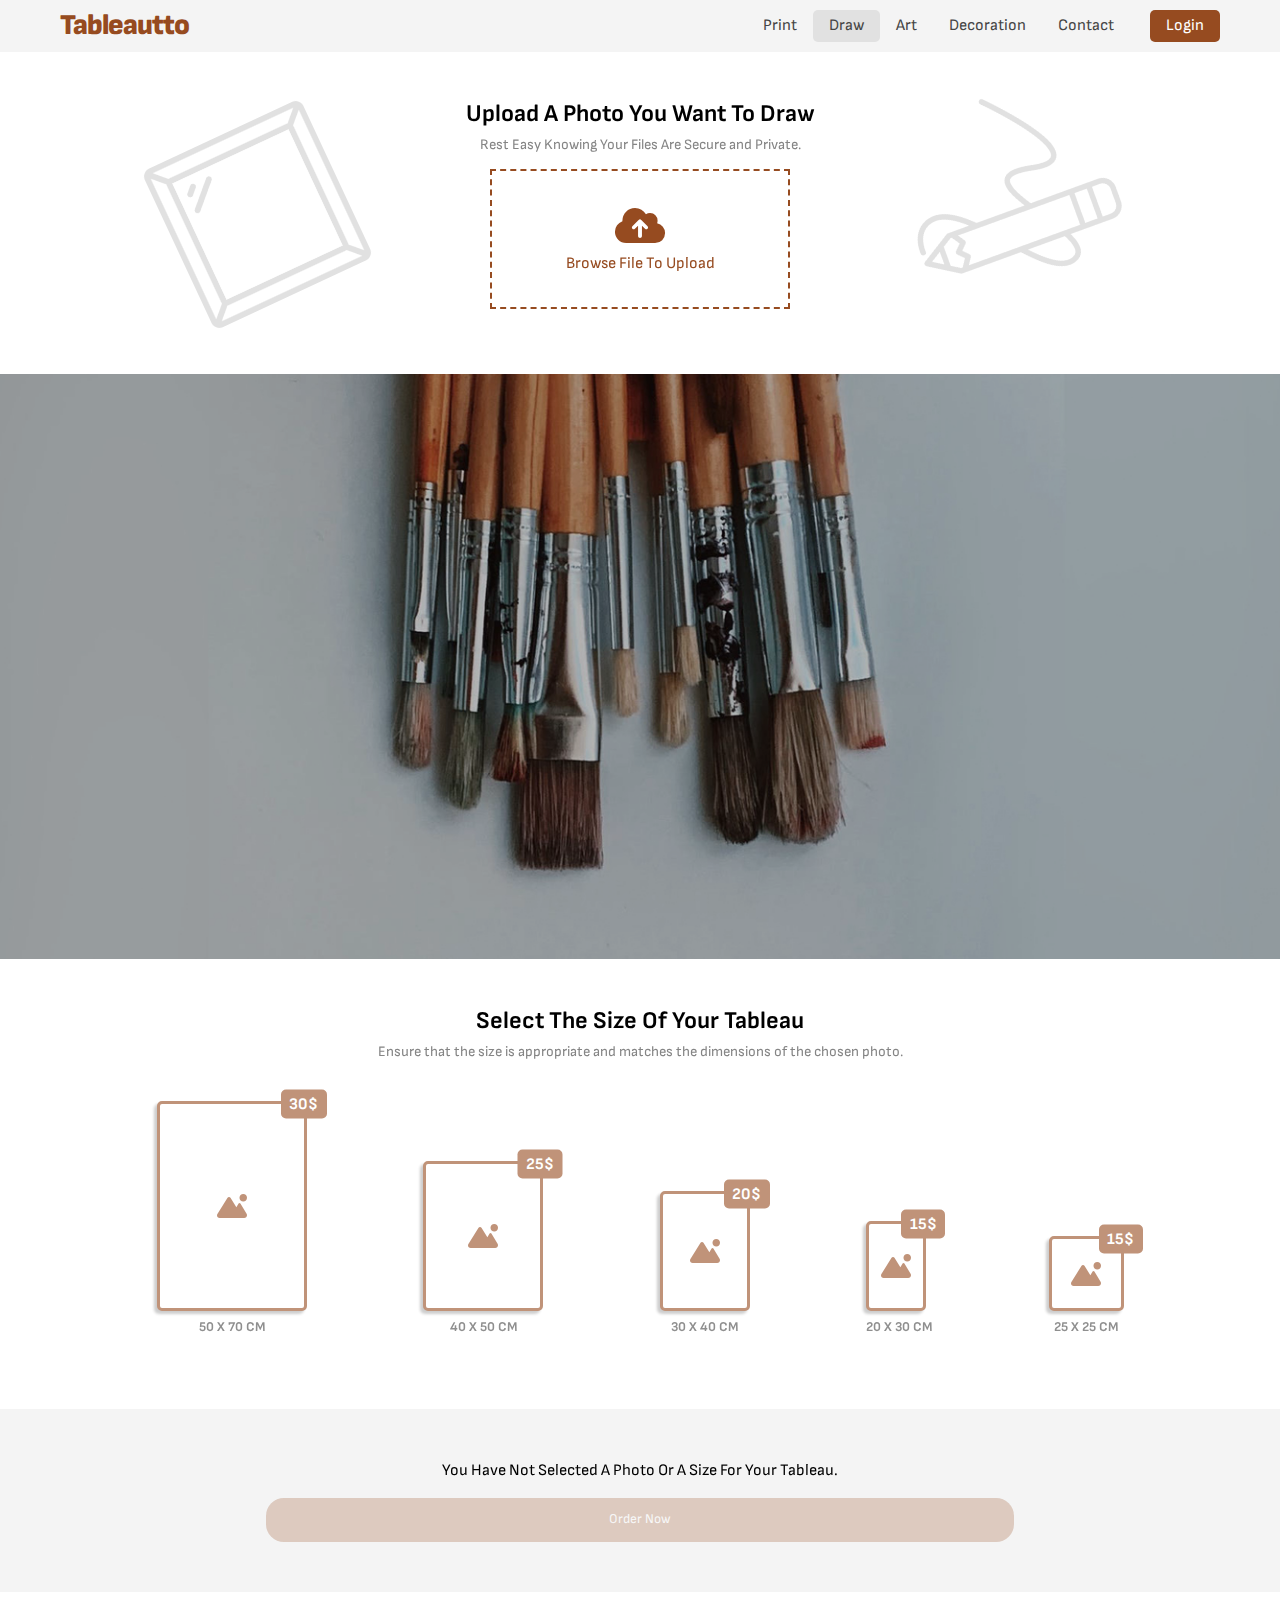
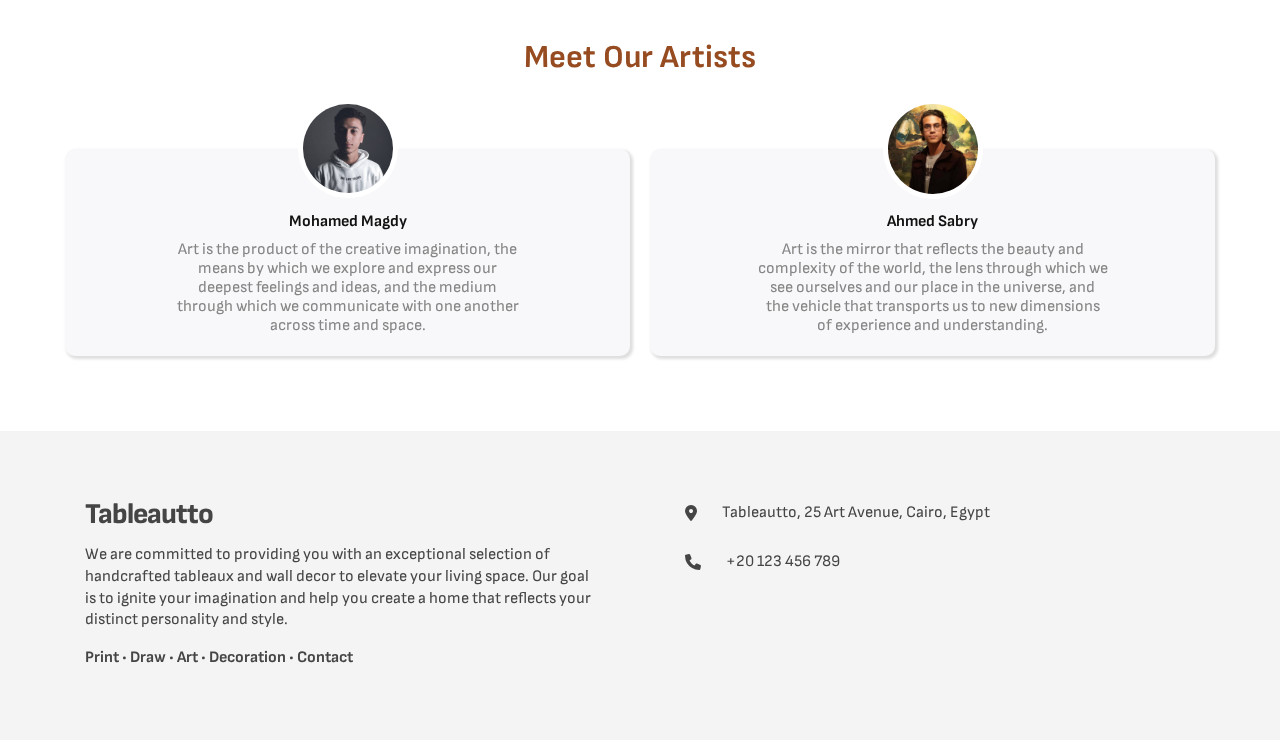
<file: draw.html>
<!DOCTYPE html>
<html lang="en">
  <head>
    <meta charset="UTF-8" />
    <meta name="viewport" content="width=device-width, initial-scale=1.0" />
    <link rel="stylesheet" href="css/master.css" />
    <link rel="shortcut icon" href="imgs/icon.ico" />
    <title>Tableautto | Turn Your Memories into Art</title>
  </head>

  <body>
    <div class="loading">
      <div class="custom-loader"></div>
    </div>

    <div class="page">
      <!-- ---------- Header ---------- -->
      <header id="header">
        <div class="container">
          <a class="logo" href="index.html">Tableautto</a>
          <nav>
            <ul>
              <li><a href="print.html">Print</a></li>
              <li><a href="draw.html" class="active-page">Draw</a></li>
              <li><a href="art.html">Art</a></li>
              <li><a href="decoration.html">Decoration</a></li>
              <li><a href="contact.html">Contact</a></li>
            </ul>
            <a class="login" href="login.html">Login</a>
          </nav>
          <i id="toggle-menu" class="fa-solid fa-bars"></i>
        </div>
      </header>

      <!-- ---------- Uploading ---------- -->
      <section class="uploading">
        <div class="container">
          <div class="back-images">
            <img src="imgs/backPencil.png" alt="Camera" />
            <img src="imgs/backFrame.png" alt="Frame" />
          </div>
          <div class="uploading-info">
            <h2 class="main-heading">Upload a photo you want to draw</h2>
            <p class="main-heading">Rest Easy Knowing Your Files Are Secure and Private.</p>
          </div>
          <form action="#">
            <i class="fa-solid fa-cloud-arrow-up"></i>
            <p>browse file to upload</p>
            <input type="file" hidden />
          </form>
          <div class="prompt extention-prompt">
            <p>Please select <b>jpg</b> or <b>png</b> photo</p>
          </div>
          <div class="prompt replacement-prompt">
            <p>Would you like to replace this photo?</p>
            <div class="options">
              <button class="yes-replace">Yes</button>
              <button class="no-replace">No</button>
            </div>
          </div>
          <div class="quality-note">
            <!--
          <div class="row">
            <i class="fa-solid fa-circle-exclamation"></i>
            <p>Ensure that the photo you upload is of excellent quality!</p>
          </div> 
        -->
          </div>
          <div class="progress-area">
            <!--
          <div class="row">
            <i class="fas fa-file-alt"></i>
            <div class="content">
                <div class="details">
                  <div class="name">Image-01.jpg • Uploading</div>
                  <div class="percent">0%</div>
                </div>
                <div class="progress-bar">
                  <div class="progress"></div>
                </div>
            </div>
          </div>
        -->
          </div>
          <div class="uploaded-area">
            <!--
          <div class="row">
            <i class="fas fa-file-alt"></i>
            <div class="content">
              <div class="name">Image.jpg • Uploaded</div>
              <div class="size">75 KB</div>
            </div>
            <i class="fas fa-check uploaded-check"></i>
          </div>
        -->
          </div>
          <div class="continue-button">
            <a href="#size-selection">Continue</a>
          </div>
        </div>
      </section>

      <!-- ---------- Example Photo ---------- -->
      <section class="example-photo">
        <div class="image draw"></div>
        <div class="overlay"></div>
      </section>

      <!-- ---------- Size Selection ---------- -->
      <section id="size-selection" class="size-selection">
        <div class="container">
          <h2 class="main-heading">select the size of your tableau</h2>
          <p class="main-heading">Ensure that the size is appropriate and matches the dimensions of the chosen photo.</p>
          <div class="sizes">
            <div class="box">
              <div class="tableau s50x70">
                <i class="fa-solid fa-mountain-sun"></i>
                <b class="price">30$</b>
              </div>
              <span>50 X 70 CM</span>
            </div>
            <div class="box">
              <div class="tableau s40x50">
                <i class="fa-solid fa-mountain-sun"></i>
                <b class="price">25$</b>
              </div>
              <span>40 X 50 CM</span>
            </div>
            <div class="box">
              <div class="tableau s30x40">
                <i class="fa-solid fa-mountain-sun"></i>
                <b class="price">20$</b>
              </div>
              <span>30 X 40 CM</span>
            </div>
            <div class="box">
              <div class="tableau s20x30">
                <i class="fa-solid fa-mountain-sun"></i>
                <b class="price">15$</b>
              </div>
              <span>20 X 30 CM</span>
            </div>
            <div class="box">
              <div class="tableau s25x25">
                <i class="fa-solid fa-mountain-sun"></i>
                <b class="price">15$</b>
              </div>
              <span>25 X 25 CM</span>
            </div>
          </div>
        </div>
      </section>

      <!-- ---------- Order Now ---------- -->
      <section class="order-now">
        <div class="container">
          <p id="order-details">you have not selected a photo or a size for your tableau.</p>
          <button id="order-now-button" disabled>Order Now</button>
        </div>
      </section>

      <!-- ---------- Artists ---------- -->
      <div class="artists">
        <div class="container">
          <h2>Meet Our Artists</h2>
          <div class="content">
            <div class="box">
              <img src="imgs/artists/magdy.jpg" alt="Artist" />
              <h4>Mohamed Magdy</h4>
              <p>
                Art is the product of the creative imagination, the means by which we explore and express our deepest feelings and ideas, and the
                medium through which we communicate with one another across time and space.
              </p>
            </div>
            <div class="box">
              <img src="imgs/artists/sabry.jpg" alt="Artist" />
              <h4>Ahmed Sabry</h4>
              <p>
                Art is the mirror that reflects the beauty and complexity of the world, the lens through which we see ourselves and our place in
                the universe, and the vehicle that transports us to new dimensions of experience and understanding.
              </p>
            </div>
          </div>
        </div>
      </div>

      <!-- ---------- Footer ---------- -->
      <footer>
        <div class="container">
          <div class="box basic">
            <a class="logo" href="index.html">Tableautto</a>
            <p>
              We are committed to providing you with an exceptional selection of handcrafted tableaux and wall decor to elevate your living
              space. Our goal is to ignite your imagination and help you create a home that reflects your distinct personality and style.
            </p>
            <div class="links">
              <a href="print.html">Print</a> • <a href="draw.html">Draw</a> • <a href="art.html">Art</a> •
              <a href="decoration.html">Decoration</a> •
              <a href="contact.html">Contact</a>
            </div>
          </div>
          <div class="box contact">
            <div class="address">
              <i class="fa-solid fa-location-dot"></i>
              <p>Tableautto, 25 Art Avenue, Cairo, Egypt</p>
            </div>
            <div class="phone">
              <i class="fa-solid fa-phone"></i>
              <p>+20 123 456 789</p>
            </div>
          </div>
        </div>
      </footer>
    </div>
    <script src="js/uploading.js"></script>
    <script src="js/global.js"></script>
  </body>
</html>
</file>
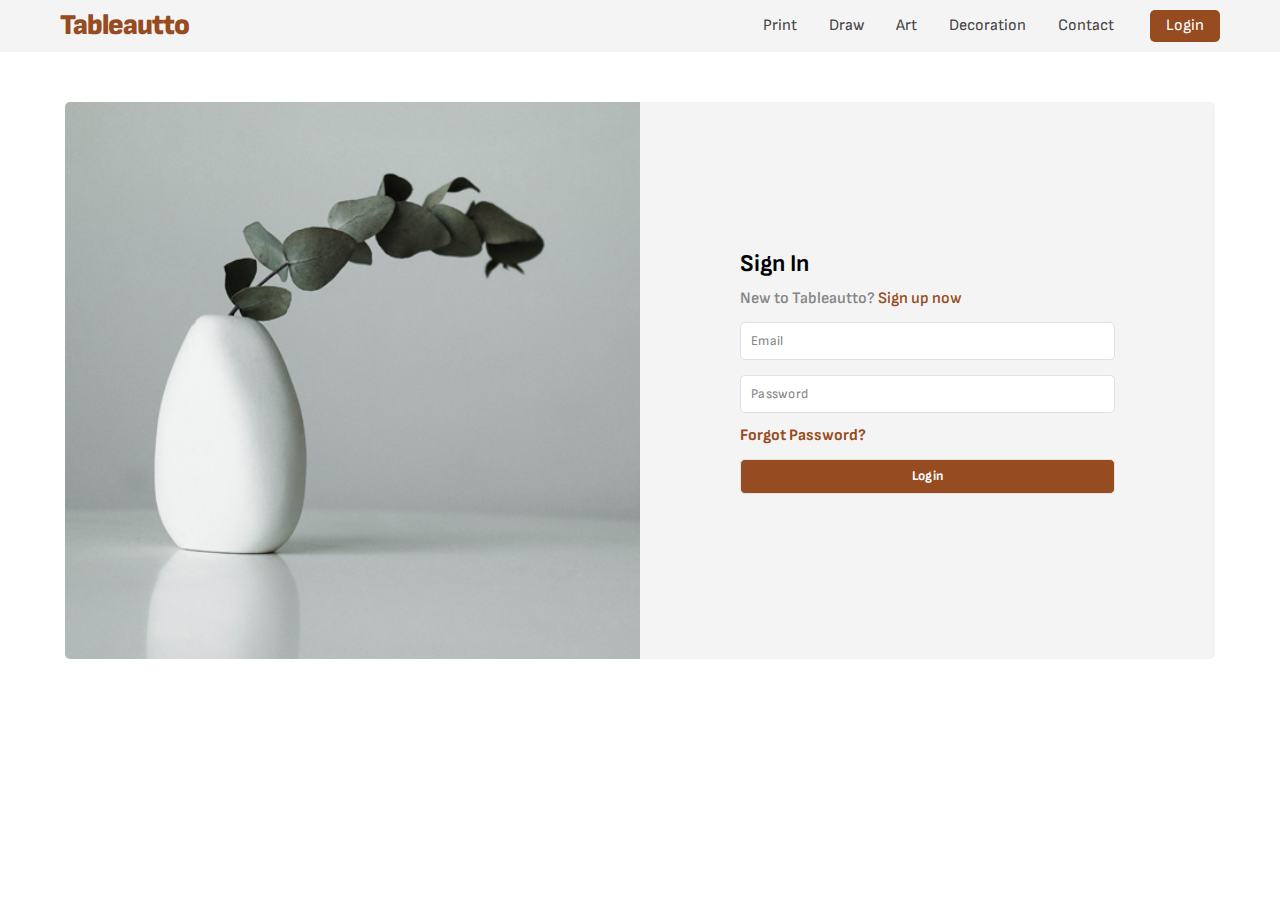
<file: login.html>
<!DOCTYPE html>
<html lang="en">
  <head>
    <meta charset="UTF-8" />
    <meta name="viewport" content="width=device-width, initial-scale=1.0" />
    <link rel="stylesheet" href="css/master.css" />
    <link rel="shortcut icon" href="imgs/icon.ico" />
    <title>Tableautto | Login</title>
  </head>

  <body>
    <div class="loading">
      <div class="custom-loader"></div>
    </div>

    <div class="page">
      <!-- ---------- Header ---------- -->
      <header id="header">
        <div class="container">
          <a class="logo" href="index.html">Tableautto</a>
          <nav>
            <ul>
              <li><a href="print.html">Print</a></li>
              <li><a href="draw.html">Draw</a></li>
              <li><a href="art.html">Art</a></li>
              <li><a href="decoration.html">Decoration</a></li>
              <li><a href="contact.html">Contact</a></li>
            </ul>
            <a class="login" href="login.html">Login</a>
          </nav>
          <i id="toggle-menu" class="fa-solid fa-bars"></i>
        </div>
      </header>

      <!-- ---------- Login Box ---------- -->
      <section class="login">
        <div class="container">
          <div class="box">
            <div class="img"></div>
            <form>
              <h2>Sign In</h2>
              <span>New to Tableautto? <a>Sign up now</a></span>
              <input type="email" placeholder="Email" />
              <input type="password" placeholder="Password" />
              <a>Forgot Password?</a>
              <input type="button" class="submit" value="Login" />
            </form>
          </div>
        </div>
      </section>
    </div>

    <script src="js/global.js"></script>
  </body>
</html>
</file>
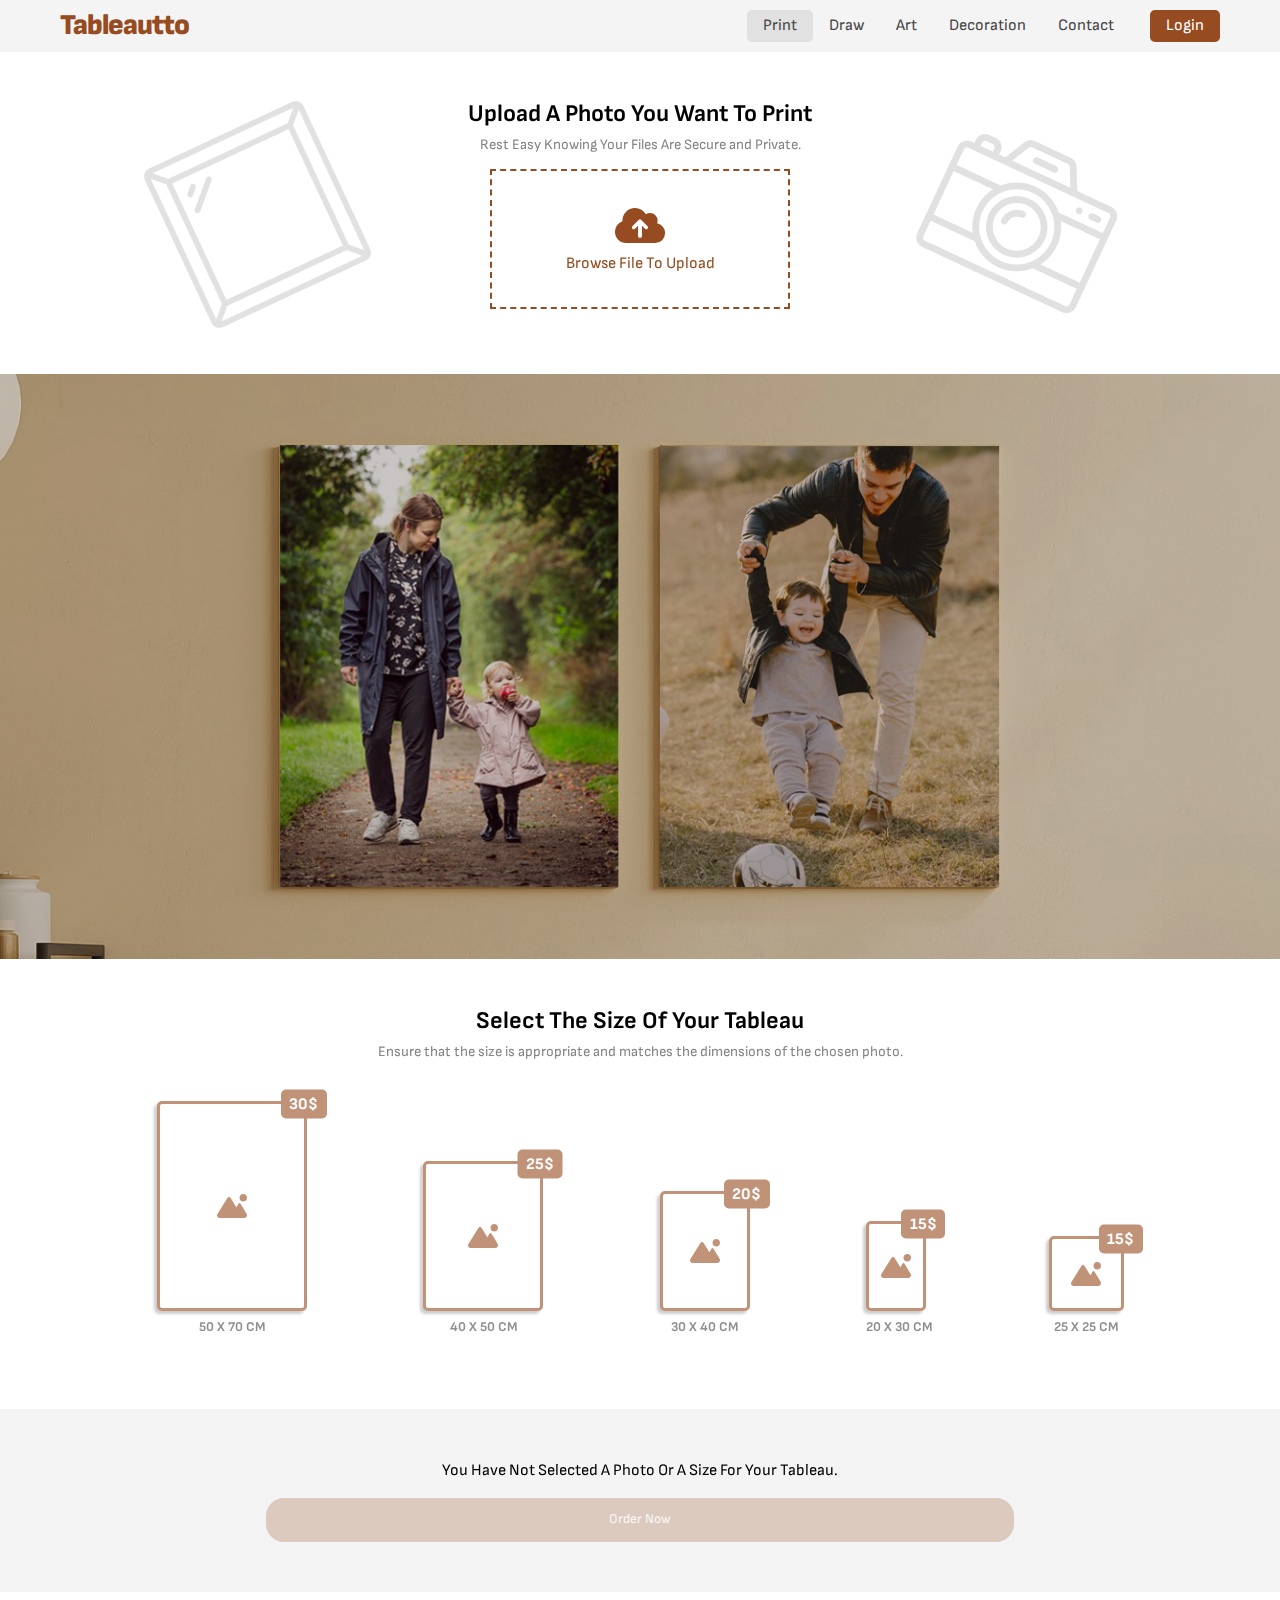
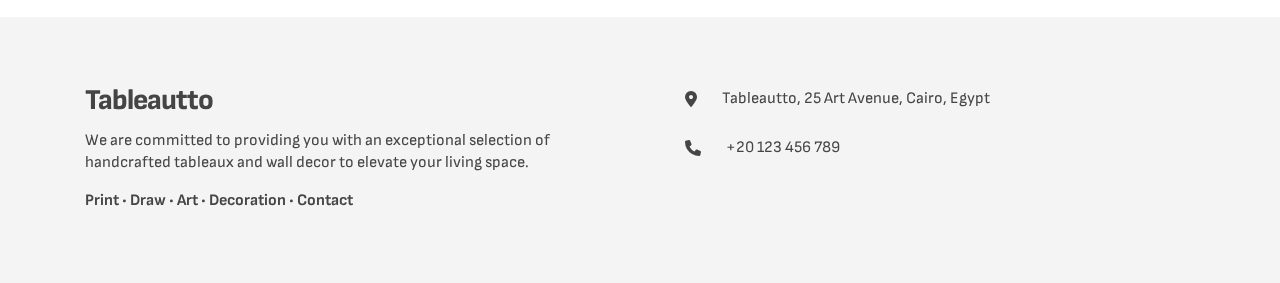
<file: print.html>
<!DOCTYPE html>
<html lang="en">
  <head>
    <meta charset="UTF-8" />
    <meta name="viewport" content="width=device-width, initial-scale=1.0" />
    <link rel="stylesheet" href="css/master.css" />
    <link rel="shortcut icon" href="imgs/icon.ico" />
    <title>Tableautto | Turn Your Memories into Art</title>
  </head>

  <body>
    <div class="loading">
      <div class="custom-loader"></div>
    </div>

    <div class="page">
      <!-- ---------- Header ---------- -->
      <header id="header">
        <div class="container">
          <a class="logo" href="index.html">Tableautto</a>
          <nav>
            <ul>
              <li><a href="print.html" class="active-page">Print</a></li>
              <li><a href="draw.html">Draw</a></li>
              <li><a href="art.html">Art</a></li>
              <li><a href="decoration.html">Decoration</a></li>
              <li><a href="contact.html">Contact</a></li>
            </ul>
            <a class="login" href="login.html">Login</a>
          </nav>
          <i id="toggle-menu" class="fa-solid fa-bars"></i>
        </div>
      </header>

      <!-- ---------- Uploading ---------- -->
      <section class="uploading">
        <div class="container">
          <div class="back-images">
            <img src="imgs/backCamera.png" alt="Camera" />
            <img src="imgs/backFrame.png" alt="Frame" />
          </div>
          <div class="uploading-info">
            <h2 class="main-heading">Upload a photo you want to print</h2>
            <p class="main-heading">Rest Easy Knowing Your Files Are Secure and Private.</p>
          </div>
          <form action="#">
            <i class="fa-solid fa-cloud-arrow-up"></i>
            <p>browse file to upload</p>
            <input type="file" hidden />
          </form>
          <div class="prompt extention-prompt">
            <p>Please select <b>jpg</b> or <b>png</b> photo</p>
          </div>
          <div class="prompt replacement-prompt">
            <p>Would you like to replace this photo?</p>
            <div class="options">
              <button class="yes-replace">Yes</button>
              <button class="no-replace">No</button>
            </div>
          </div>
          <div class="quality-note">
            <!--
          <div class="row">
            <i class="fa-solid fa-circle-exclamation"></i>
            <p>Ensure that the photo you upload is of excellent quality!</p>
          </div>
        -->
          </div>
          <div class="progress-area">
            <!--  
          <div class="row">
            <i class="fas fa-file-alt"></i>
            <div class="content">
                <div class="details">
                  <div class="name">Image-01.jpg • Uploading</div>
                  <div class="percent">0%</div>
                </div>
                <div class="progress-bar">
                  <div class="progress"></div>
                </div>
            </div>
          </div>
        -->
          </div>
          <div class="uploaded-area">
            <!--
          <div class="row">
            <i class="fas fa-file-alt"></i>
            <div class="content">
              <div class="name">Image.jpg • Uploaded</div>
              <div class="size">75 KB</div>
            </div>
            <i class="fas fa-check uploaded-check"></i>
          </div>
        -->
          </div>
          <div class="continue-button">
            <a href="#size-selection">Continue</a>
          </div>
        </div>
      </section>

      <!-- ---------- Example Photo ---------- -->
      <section class="example-photo">
        <div class="image print"></div>
        <div class="overlay"></div>
      </section>

      <!-- ---------- Size Selection ---------- -->
      <section id="size-selection" class="size-selection">
        <div class="container">
          <h2 class="main-heading">select the size of your tableau</h2>
          <p class="main-heading">Ensure that the size is appropriate and matches the dimensions of the chosen photo.</p>
          <div class="sizes">
            <div class="box">
              <div class="tableau s50x70">
                <i class="fa-solid fa-mountain-sun"></i>
                <b class="price">30$</b>
              </div>
              <span>50 X 70 CM</span>
            </div>
            <div class="box">
              <div class="tableau s40x50">
                <i class="fa-solid fa-mountain-sun"></i>
                <b class="price">25$</b>
              </div>
              <span>40 X 50 CM</span>
            </div>
            <div class="box">
              <div class="tableau s30x40">
                <i class="fa-solid fa-mountain-sun"></i>
                <b class="price">20$</b>
              </div>
              <span>30 X 40 CM</span>
            </div>
            <div class="box">
              <div class="tableau s20x30">
                <i class="fa-solid fa-mountain-sun"></i>
                <b class="price">15$</b>
              </div>
              <span>20 X 30 CM</span>
            </div>
            <div class="box">
              <div class="tableau s25x25">
                <i class="fa-solid fa-mountain-sun"></i>
                <b class="price">15$</b>
              </div>
              <span>25 X 25 CM</span>
            </div>
          </div>
        </div>
      </section>

      <!-- ---------- Order Now ---------- -->
      <section class="order-now">
        <div class="container">
          <p id="order-details">you have not selected a photo or a size for your tableau.</p>
          <button id="order-now-button" disabled>Order Now</button>
        </div>
      </section>

      <!-- ---------- Footer ---------- -->
      <footer>
        <div class="container">
          <div class="box basic">
            <a class="logo" href="index.html">Tableautto</a>
            <p>
              We are committed to providing you with an exceptional selection of handcrafted tableaux and wall decor to elevate your living
              space.
            </p>
            <div class="links">
              <a href="print.html">Print</a> • <a href="draw.html">Draw</a> • <a href="art.html">Art</a> •
              <a href="decoration.html">Decoration</a> •
              <a href="contact.html">Contact</a>
            </div>
          </div>
          <div class="box contact">
            <div class="address">
              <i class="fa-solid fa-location-dot"></i>
              <p>Tableautto, 25 Art Avenue, Cairo, Egypt</p>
            </div>
            <div class="phone">
              <i class="fa-solid fa-phone"></i>
              <p>+20 123 456 789</p>
            </div>
          </div>
        </div>
      </footer>
    </div>

    <script src="js/uploading.js"></script>
    <script src="js/global.js"></script>
  </body>
</html>
</file>
<file: css/master.css>
@import url(all.min.css);
@import url(utils/global-rules.css);

@import url(utils/header.css);
@import url(utils/footer.css);

@import url(pages/home-page.css);
@import url(pages/print-draw-pages.css);
@import url(pages/art-decoration-pages.css);
@import url(pages/contact.css);
@import url(pages/login.css);
</file>
